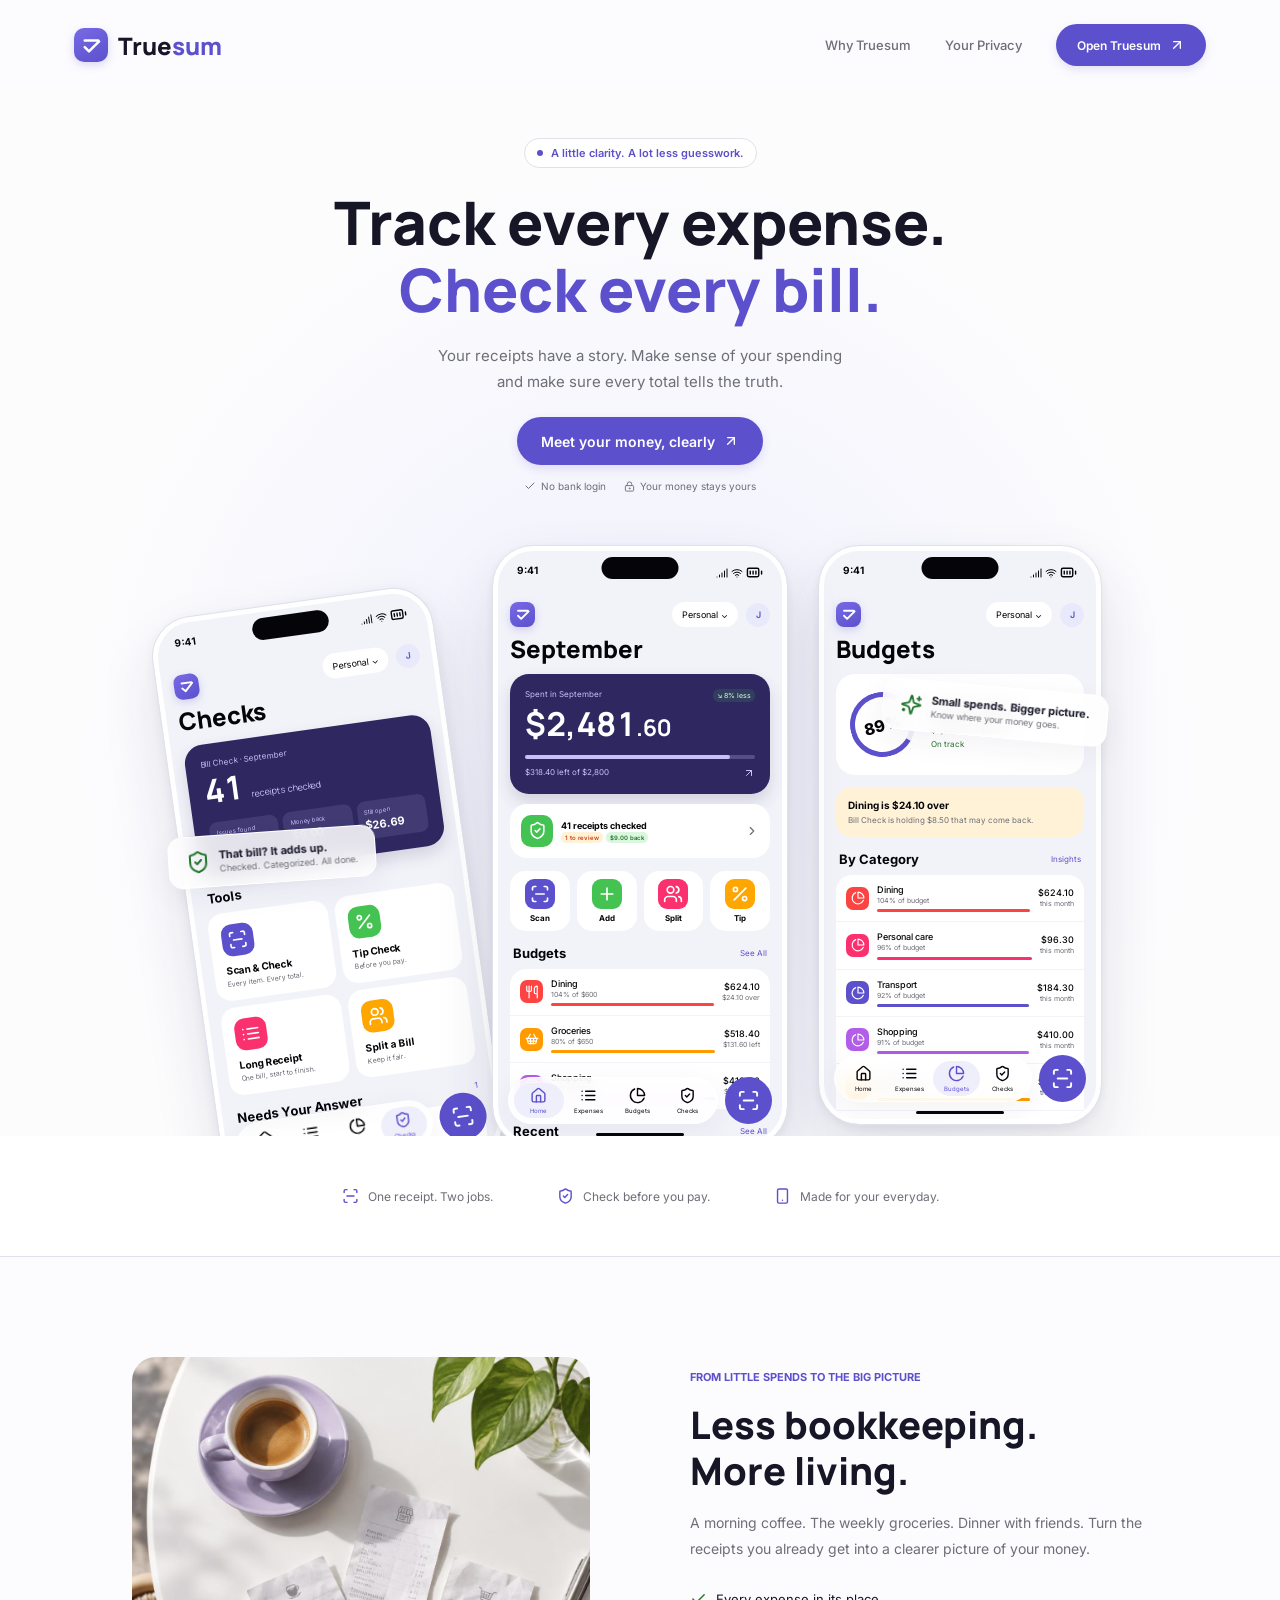
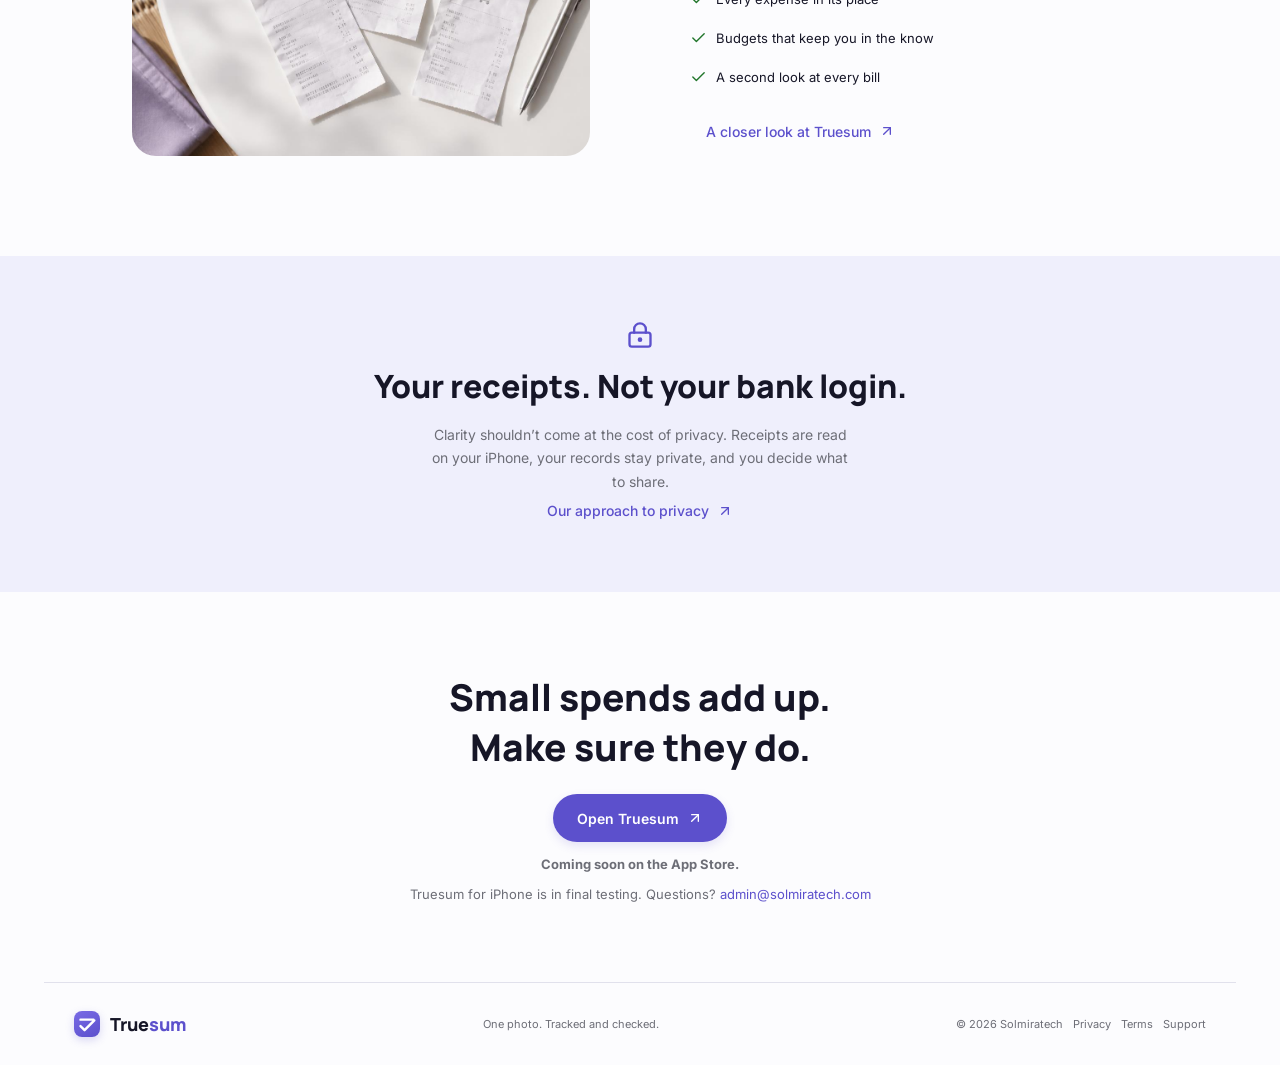
<file: index.html>
<!doctype html>
<html lang="en">
<head>
<meta charset="utf-8">
<meta name="viewport" content="width=device-width, initial-scale=1">
<title>Track every expense. Check every bill. — Truesum</title>
<meta name="description" content="A little clarity for every receipt. Truesum tracks your spending, keeps budgets in view, and checks that your bills add up.">
<meta property="og:title" content="Track every expense. Check every bill. — Truesum">
<meta property="og:description" content="A little clarity for every receipt. Truesum tracks your spending, keeps budgets in view, and checks that your bills add up.">
<link rel="icon" href="assets/favicon.svg" type="image/svg+xml">
<link rel="apple-touch-icon" href="assets/apple-touch-icon.png">
<link rel="preconnect" href="https://fonts.googleapis.com">
<link rel="preconnect" href="https://fonts.gstatic.com" crossorigin>
<link rel="stylesheet" href="https://fonts.googleapis.com/css2?family=Inter:wght@400;500;600;700&amp;family=Manrope:wght@400;500;600;700;800&amp;display=swap">
<link rel="stylesheet" href="assets/site.css">
</head>
<body>
<header class="site-nav"><a href="./" class="brand" aria-label="Truesum home"><span class="brand-mark"><svg viewBox="0 0 32 32" fill="none" aria-hidden="true"><path d="M8 10h16M8 18l5 5 12-12" stroke="currentColor" stroke-width="3" stroke-linecap="round" stroke-linejoin="round"/></svg></span><span>True<span class="text-primary">sum</span></span></a><nav class="site-nav-links"><a href="features.html">Why Truesum</a><a href="privacy.html">Your Privacy</a><a class="truesum-button btn" href="app-preview.html">Open Truesum <svg width="24" height="24" viewBox="0 0 24 24" fill="none" stroke="currentColor" stroke-width="2" stroke-linecap="round" stroke-linejoin="round" aria-hidden="true"><path d="M7 7h10v10"/><path d="M7 17 17 7"/></svg></a></nav></header>
<main>
<section class="landing-hero"><div class="hero-eyebrow"><i></i> A little clarity. A lot less guesswork.</div>
<h1>Track every expense.<br><span>Check every bill.</span></h1>
<p class="hero-subtitle">Your receipts have a story. Make sense of your spending<br class="hidden sm-block"> and make sure every total tells the truth.</p>
<a class="truesum-button btn" href="app-preview.html">Meet your money, clearly <svg width="24" height="24" viewBox="0 0 24 24" fill="none" stroke="currentColor" stroke-width="2" stroke-linecap="round" stroke-linejoin="round" aria-hidden="true"><path d="M7 7h10v10"/><path d="M7 17 17 7"/></svg></a>
<div class="hero-trust"><span><svg width="12" height="12" viewBox="0 0 24 24" fill="none" stroke="currentColor" stroke-width="2" stroke-linecap="round" stroke-linejoin="round" aria-hidden="true"><path d="M20 6 9 17l-5-5"/></svg> No bank login</span><span><svg width="11" height="11" viewBox="0 0 24 24" fill="none" stroke="currentColor" stroke-width="2" stroke-linecap="round" stroke-linejoin="round" aria-hidden="true"><circle cx="12" cy="16" r="1"/><rect x="3" y="10" width="18" height="12" rx="2"/><path d="M7 10V7a5 5 0 0 1 10 0v3"/></svg> Your money stays yours</span></div>
<div class="phone-stage"><div class="phone phone-checks" aria-hidden="true"><div class="phone-status"><span>9:41</span><span class="dynamic-island"></span><span><svg width="12" height="12" viewBox="0 0 24 24" fill="none" stroke="currentColor" stroke-width="2" stroke-linecap="round" stroke-linejoin="round" aria-hidden="true"><path d="M2 20h.01"/><path d="M7 20v-4"/><path d="M12 20v-8"/><path d="M17 20V8"/><path d="M22 4v16"/></svg><svg width="12" height="12" viewBox="0 0 24 24" fill="none" stroke="currentColor" stroke-width="2" stroke-linecap="round" stroke-linejoin="round" aria-hidden="true"><path d="M12 20h.01"/><path d="M2 8.82a15 15 0 0 1 20 0"/><path d="M5 12.859a10 10 0 0 1 14 0"/><path d="M8.5 16.429a5 5 0 0 1 7 0"/></svg><svg width="17" height="17" viewBox="0 0 24 24" fill="none" stroke="currentColor" stroke-width="2" stroke-linecap="round" stroke-linejoin="round" aria-hidden="true"><rect x="2" y="6" width="16" height="12" rx="2"/><path d="M22 14v-4"/><path d="M6 10v4"/><path d="M10 10v4"/><path d="M14 10v4"/></svg></span></div><div class="phone-content"><div class="phone-top"><span class="brand" aria-hidden="true"><span class="brand-mark"><svg viewBox="0 0 32 32" fill="none" aria-hidden="true"><path d="M8 10h16M8 18l5 5 12-12" stroke="currentColor" stroke-width="3" stroke-linecap="round" stroke-linejoin="round"/></svg></span></span><span>Personal <span>⌄</span></span><span class="mini-avatar">J</span></div><h3>Checks</h3><div class="mini-summary"><span>Bill Check · September</span><div class="mini-amount">41 <small>receipts checked</small></div><div class="mini-stats"><div><small>Issues found</small><b>5</b></div><div><small>Money back</small><b>$9.00</b></div><div><small>Still open</small><b>$26.69</b></div></div></div><div class="mini-section-title">Tools</div><div class="mini-tool-grid"><div><span class="category-icon action-0"><svg width="20" height="20" viewBox="0 0 24 24" fill="none" stroke="currentColor" stroke-width="2" stroke-linecap="round" stroke-linejoin="round" aria-hidden="true"><path d="M3 7V5a2 2 0 0 1 2-2h2"/><path d="M17 3h2a2 2 0 0 1 2 2v2"/><path d="M21 17v2a2 2 0 0 1-2 2h-2"/><path d="M7 21H5a2 2 0 0 1-2-2v-2"/><path d="M7 12h10"/></svg></span><b>Scan &amp; Check</b><small>Every item. Every total.</small></div><div><span class="category-icon action-1"><svg width="20" height="20" viewBox="0 0 24 24" fill="none" stroke="currentColor" stroke-width="2" stroke-linecap="round" stroke-linejoin="round" aria-hidden="true"><line x1="19" x2="5" y1="5" y2="19"/><circle cx="6.5" cy="6.5" r="2.5"/><circle cx="17.5" cy="17.5" r="2.5"/></svg></span><b>Tip Check</b><small>Before you pay.</small></div><div><span class="category-icon action-2"><svg width="20" height="20" viewBox="0 0 24 24" fill="none" stroke="currentColor" stroke-width="2" stroke-linecap="round" stroke-linejoin="round" aria-hidden="true"><path d="M3 12h.01"/><path d="M3 18h.01"/><path d="M3 6h.01"/><path d="M8 12h13"/><path d="M8 18h13"/><path d="M8 6h13"/></svg></span><b>Long Receipt</b><small>One bill, start to finish.</small></div><div><span class="category-icon action-3"><svg width="20" height="20" viewBox="0 0 24 24" fill="none" stroke="currentColor" stroke-width="2" stroke-linecap="round" stroke-linejoin="round" aria-hidden="true"><path d="M16 21v-2a4 4 0 0 0-4-4H6a4 4 0 0 0-4 4v2"/><circle cx="9" cy="7" r="4"/><path d="M22 21v-2a4 4 0 0 0-3-3.87"/><path d="M16 3.13a4 4 0 0 1 0 7.75"/></svg></span><b>Split a Bill</b><small>Keep it fair.</small></div></div><div class="mini-section-title">Needs Your Answer <span>1</span></div><div class="mini-question"><span class="category-icon dining"><svg width="18" height="18" viewBox="0 0 24 24" fill="none" stroke="currentColor" stroke-width="2" stroke-linecap="round" stroke-linejoin="round" aria-hidden="true"><path d="M3 2v7c0 1.1.9 2 2 2h4a2 2 0 0 0 2-2V2"/><path d="M7 2v20"/><path d="M21 15V2a5 5 0 0 0-5 5v6c0 1.1.9 2 2 2h3Zm0 0v7"/></svg></span><b>Luna Ramen</b><p>Gyoza appears twice.<br>Did you order two?</p><div><span>We Had Two</span><span>Flag $8.50</span></div></div><div class="mini-section-title">Flagged <span>Show to Staff</span></div><div class="mini-group"><div class="mini-expense"><span class="category-icon dining"><svg width="14" height="14" viewBox="0 0 24 24" fill="none" stroke="currentColor" stroke-width="2" stroke-linecap="round" stroke-linejoin="round" aria-hidden="true"><path d="M3 2v7c0 1.1.9 2 2 2h4a2 2 0 0 0 2-2V2"/><path d="M7 2v20"/><path d="M21 15V2a5 5 0 0 0-5 5v6c0 1.1.9 2 2 2h3Zm0 0v7"/></svg></span><div><b>Bella Notte</b><small>Tip included twice</small></div><b>$9.25</b></div></div></div><div class="mini-bottom"><div><span class=""><svg width="17" height="17" viewBox="0 0 24 24" fill="none" stroke="currentColor" stroke-width="2" stroke-linecap="round" stroke-linejoin="round" aria-hidden="true"><path d="M15 21v-8a1 1 0 0 0-1-1h-4a1 1 0 0 0-1 1v8"/><path d="M3 10a2 2 0 0 1 .709-1.528l7-5.999a2 2 0 0 1 2.582 0l7 5.999A2 2 0 0 1 21 10v9a2 2 0 0 1-2 2H5a2 2 0 0 1-2-2z"/></svg><small>Home</small></span><span class=""><svg width="17" height="17" viewBox="0 0 24 24" fill="none" stroke="currentColor" stroke-width="2" stroke-linecap="round" stroke-linejoin="round" aria-hidden="true"><path d="M3 12h.01"/><path d="M3 18h.01"/><path d="M3 6h.01"/><path d="M8 12h13"/><path d="M8 18h13"/><path d="M8 6h13"/></svg><small>Expenses</small></span><span class=""><svg width="17" height="17" viewBox="0 0 24 24" fill="none" stroke="currentColor" stroke-width="2" stroke-linecap="round" stroke-linejoin="round" aria-hidden="true"><path d="M21.21 15.89A10 10 0 1 1 8 2.83"/><path d="M22 12A10 10 0 0 0 12 2v10z"/></svg><small>Budgets</small></span><span class="selected"><svg width="17" height="17" viewBox="0 0 24 24" fill="none" stroke="currentColor" stroke-width="2" stroke-linecap="round" stroke-linejoin="round" aria-hidden="true"><path d="M20 13c0 5-3.5 7.5-7.66 8.95a1 1 0 0 1-.67-.01C7.5 20.5 4 18 4 13V6a1 1 0 0 1 1-1c2 0 4.5-1.2 6.24-2.72a1.17 1.17 0 0 1 1.52 0C14.51 3.81 17 5 19 5a1 1 0 0 1 1 1z"/><path d="m9 12 2 2 4-4"/></svg><small>Checks</small></span></div><span class="mini-scan"><svg width="23" height="23" viewBox="0 0 24 24" fill="none" stroke="currentColor" stroke-width="2" stroke-linecap="round" stroke-linejoin="round" aria-hidden="true"><path d="M3 7V5a2 2 0 0 1 2-2h2"/><path d="M17 3h2a2 2 0 0 1 2 2v2"/><path d="M21 17v2a2 2 0 0 1-2 2h-2"/><path d="M7 21H5a2 2 0 0 1-2-2v-2"/><path d="M7 12h10"/></svg></span></div><div class="home-indicator"></div></div><div class="phone phone-home" aria-hidden="true"><div class="phone-status"><span>9:41</span><span class="dynamic-island"></span><span><svg width="12" height="12" viewBox="0 0 24 24" fill="none" stroke="currentColor" stroke-width="2" stroke-linecap="round" stroke-linejoin="round" aria-hidden="true"><path d="M2 20h.01"/><path d="M7 20v-4"/><path d="M12 20v-8"/><path d="M17 20V8"/><path d="M22 4v16"/></svg><svg width="12" height="12" viewBox="0 0 24 24" fill="none" stroke="currentColor" stroke-width="2" stroke-linecap="round" stroke-linejoin="round" aria-hidden="true"><path d="M12 20h.01"/><path d="M2 8.82a15 15 0 0 1 20 0"/><path d="M5 12.859a10 10 0 0 1 14 0"/><path d="M8.5 16.429a5 5 0 0 1 7 0"/></svg><svg width="17" height="17" viewBox="0 0 24 24" fill="none" stroke="currentColor" stroke-width="2" stroke-linecap="round" stroke-linejoin="round" aria-hidden="true"><rect x="2" y="6" width="16" height="12" rx="2"/><path d="M22 14v-4"/><path d="M6 10v4"/><path d="M10 10v4"/><path d="M14 10v4"/></svg></span></div><div class="phone-content"><div class="phone-top"><span class="brand" aria-hidden="true"><span class="brand-mark"><svg viewBox="0 0 32 32" fill="none" aria-hidden="true"><path d="M8 10h16M8 18l5 5 12-12" stroke="currentColor" stroke-width="3" stroke-linecap="round" stroke-linejoin="round"/></svg></span></span><span>Personal <span>⌄</span></span><span class="mini-avatar">J</span></div><h3>September</h3><div class="mini-summary"><div class="flex justify-between"><span>Spent in September</span><span class="mini-trend">↘ 8% less</span></div><div class="mini-amount">$2,481<span>.60</span></div><div class="mini-progress"><i></i></div><div class="flex justify-between"><span>$318.40 left of $2,800</span><svg width="12" height="12" viewBox="0 0 24 24" fill="none" stroke="currentColor" stroke-width="2" stroke-linecap="round" stroke-linejoin="round" aria-hidden="true"><path d="M7 7h10v10"/><path d="M7 17 17 7"/></svg></div></div><div class="mini-checked"><span class="category-icon success"><svg width="19" height="19" viewBox="0 0 24 24" fill="none" stroke="currentColor" stroke-width="2" stroke-linecap="round" stroke-linejoin="round" aria-hidden="true"><path d="M20 13c0 5-3.5 7.5-7.66 8.95a1 1 0 0 1-.67-.01C7.5 20.5 4 18 4 13V6a1 1 0 0 1 1-1c2 0 4.5-1.2 6.24-2.72a1.17 1.17 0 0 1 1.52 0C14.51 3.81 17 5 19 5a1 1 0 0 1 1 1z"/><path d="m9 12 2 2 4-4"/></svg></span><div><b>41 receipts checked</b><div><span class="mini-badge warning">1 to review</span> <span class="mini-badge success">$9.00 back</span></div></div><svg width="14" height="14" viewBox="0 0 24 24" fill="none" stroke="currentColor" stroke-width="2" stroke-linecap="round" stroke-linejoin="round" aria-hidden="true"><path d="m9 18 6-6-6-6"/></svg></div><div class="mini-actions"><div><span class="category-icon action-0"><svg width="20" height="20" viewBox="0 0 24 24" fill="none" stroke="currentColor" stroke-width="2" stroke-linecap="round" stroke-linejoin="round" aria-hidden="true"><path d="M3 7V5a2 2 0 0 1 2-2h2"/><path d="M17 3h2a2 2 0 0 1 2 2v2"/><path d="M21 17v2a2 2 0 0 1-2 2h-2"/><path d="M7 21H5a2 2 0 0 1-2-2v-2"/><path d="M7 12h10"/></svg></span><b>Scan</b></div><div><span class="category-icon action-1"><svg width="20" height="20" viewBox="0 0 24 24" fill="none" stroke="currentColor" stroke-width="2" stroke-linecap="round" stroke-linejoin="round" aria-hidden="true"><path d="M5 12h14"/><path d="M12 5v14"/></svg></span><b>Add</b></div><div><span class="category-icon action-2"><svg width="20" height="20" viewBox="0 0 24 24" fill="none" stroke="currentColor" stroke-width="2" stroke-linecap="round" stroke-linejoin="round" aria-hidden="true"><path d="M16 21v-2a4 4 0 0 0-4-4H6a4 4 0 0 0-4 4v2"/><circle cx="9" cy="7" r="4"/><path d="M22 21v-2a4 4 0 0 0-3-3.87"/><path d="M16 3.13a4 4 0 0 1 0 7.75"/></svg></span><b>Split</b></div><div><span class="category-icon action-3"><svg width="20" height="20" viewBox="0 0 24 24" fill="none" stroke="currentColor" stroke-width="2" stroke-linecap="round" stroke-linejoin="round" aria-hidden="true"><line x1="19" x2="5" y1="5" y2="19"/><circle cx="6.5" cy="6.5" r="2.5"/><circle cx="17.5" cy="17.5" r="2.5"/></svg></span><b>Tip</b></div></div><div class="mini-section-title">Budgets <span>See All</span></div><div class="mini-group"><div class="mini-budget"><span class="category-icon dining"><svg width="14" height="14" viewBox="0 0 24 24" fill="none" stroke="currentColor" stroke-width="2" stroke-linecap="round" stroke-linejoin="round" aria-hidden="true"><path d="M3 2v7c0 1.1.9 2 2 2h4a2 2 0 0 0 2-2V2"/><path d="M7 2v20"/><path d="M21 15V2a5 5 0 0 0-5 5v6c0 1.1.9 2 2 2h3Zm0 0v7"/></svg></span><div><b>Dining</b><small>104% of $600</small><div class="category-line dining"></div></div><div><b>$624.10</b><small class="text-destructive">$24.10 over</small></div></div><div class="mini-budget"><span class="category-icon groceries"><svg width="14" height="14" viewBox="0 0 24 24" fill="none" stroke="currentColor" stroke-width="2" stroke-linecap="round" stroke-linejoin="round" aria-hidden="true"><path d="m15 11-1 9"/><path d="m19 11-4-7"/><path d="M2 11h20"/><path d="m3.5 11 1.6 7.4a2 2 0 0 0 2 1.6h9.8a2 2 0 0 0 2-1.6l1.7-7.4"/><path d="M4.5 15.5h15"/><path d="m5 11 4-7"/><path d="m9 11 1 9"/></svg></span><div><b>Groceries</b><small>80% of $650</small><div class="category-line groceries"></div></div><div><b>$518.40</b><small class="">$131.60 left</small></div></div><div class="mini-budget"><span class="category-icon shopping"><svg width="14" height="14" viewBox="0 0 24 24" fill="none" stroke="currentColor" stroke-width="2" stroke-linecap="round" stroke-linejoin="round" aria-hidden="true"><path d="M6 2 3 6v14a2 2 0 0 0 2 2h14a2 2 0 0 0 2-2V6l-3-4Z"/><path d="M3 6h18"/><path d="M16 10a4 4 0 0 1-8 0"/></svg></span><div><b>Shopping</b><small>91% of $450</small><div class="category-line shopping"></div></div><div><b>$410.00</b><small class="">$40.00 left</small></div></div></div><div class="mini-section-title">Recent <span>See All</span></div><div class="mini-group"><div class="mini-expense"><span class="category-icon dining"><svg width="14" height="14" viewBox="0 0 24 24" fill="none" stroke="currentColor" stroke-width="2" stroke-linecap="round" stroke-linejoin="round" aria-hidden="true"><path d="M3 2v7c0 1.1.9 2 2 2h4a2 2 0 0 0 2-2V2"/><path d="M7 2v20"/><path d="M21 15V2a5 5 0 0 0-5 5v6c0 1.1.9 2 2 2h3Zm0 0v7"/></svg></span><div><b>Luna Ramen</b><small>Yesterday · Dining</small></div><div><b>−$66.41</b><small class="text-warning">Review</small></div></div><div class="mini-expense"><span class="category-icon coffee"><svg width="14" height="14" viewBox="0 0 24 24" fill="none" stroke="currentColor" stroke-width="2" stroke-linecap="round" stroke-linejoin="round" aria-hidden="true"><path d="M10 2v2"/><path d="M14 2v2"/><path d="M16 8a1 1 0 0 1 1 1v8a4 4 0 0 1-4 4H7a4 4 0 0 1-4-4V9a1 1 0 0 1 1-1h14a4 4 0 1 1 0 8h-1"/><path d="M6 2v2"/></svg></span><div><b>Starbucks</b><small>Today · Coffee</small></div><div><b>−$12.40</b><small class="text-success">Checked</small></div></div></div></div><div class="mini-bottom"><div><span class="selected"><svg width="17" height="17" viewBox="0 0 24 24" fill="none" stroke="currentColor" stroke-width="2" stroke-linecap="round" stroke-linejoin="round" aria-hidden="true"><path d="M15 21v-8a1 1 0 0 0-1-1h-4a1 1 0 0 0-1 1v8"/><path d="M3 10a2 2 0 0 1 .709-1.528l7-5.999a2 2 0 0 1 2.582 0l7 5.999A2 2 0 0 1 21 10v9a2 2 0 0 1-2 2H5a2 2 0 0 1-2-2z"/></svg><small>Home</small></span><span class=""><svg width="17" height="17" viewBox="0 0 24 24" fill="none" stroke="currentColor" stroke-width="2" stroke-linecap="round" stroke-linejoin="round" aria-hidden="true"><path d="M3 12h.01"/><path d="M3 18h.01"/><path d="M3 6h.01"/><path d="M8 12h13"/><path d="M8 18h13"/><path d="M8 6h13"/></svg><small>Expenses</small></span><span class=""><svg width="17" height="17" viewBox="0 0 24 24" fill="none" stroke="currentColor" stroke-width="2" stroke-linecap="round" stroke-linejoin="round" aria-hidden="true"><path d="M21.21 15.89A10 10 0 1 1 8 2.83"/><path d="M22 12A10 10 0 0 0 12 2v10z"/></svg><small>Budgets</small></span><span class=""><svg width="17" height="17" viewBox="0 0 24 24" fill="none" stroke="currentColor" stroke-width="2" stroke-linecap="round" stroke-linejoin="round" aria-hidden="true"><path d="M20 13c0 5-3.5 7.5-7.66 8.95a1 1 0 0 1-.67-.01C7.5 20.5 4 18 4 13V6a1 1 0 0 1 1-1c2 0 4.5-1.2 6.24-2.72a1.17 1.17 0 0 1 1.52 0C14.51 3.81 17 5 19 5a1 1 0 0 1 1 1z"/><path d="m9 12 2 2 4-4"/></svg><small>Checks</small></span></div><span class="mini-scan"><svg width="23" height="23" viewBox="0 0 24 24" fill="none" stroke="currentColor" stroke-width="2" stroke-linecap="round" stroke-linejoin="round" aria-hidden="true"><path d="M3 7V5a2 2 0 0 1 2-2h2"/><path d="M17 3h2a2 2 0 0 1 2 2v2"/><path d="M21 17v2a2 2 0 0 1-2 2h-2"/><path d="M7 21H5a2 2 0 0 1-2-2v-2"/><path d="M7 12h10"/></svg></span></div><div class="home-indicator"></div></div><div class="phone phone-budgets" aria-hidden="true"><div class="phone-status"><span>9:41</span><span class="dynamic-island"></span><span><svg width="12" height="12" viewBox="0 0 24 24" fill="none" stroke="currentColor" stroke-width="2" stroke-linecap="round" stroke-linejoin="round" aria-hidden="true"><path d="M2 20h.01"/><path d="M7 20v-4"/><path d="M12 20v-8"/><path d="M17 20V8"/><path d="M22 4v16"/></svg><svg width="12" height="12" viewBox="0 0 24 24" fill="none" stroke="currentColor" stroke-width="2" stroke-linecap="round" stroke-linejoin="round" aria-hidden="true"><path d="M12 20h.01"/><path d="M2 8.82a15 15 0 0 1 20 0"/><path d="M5 12.859a10 10 0 0 1 14 0"/><path d="M8.5 16.429a5 5 0 0 1 7 0"/></svg><svg width="17" height="17" viewBox="0 0 24 24" fill="none" stroke="currentColor" stroke-width="2" stroke-linecap="round" stroke-linejoin="round" aria-hidden="true"><rect x="2" y="6" width="16" height="12" rx="2"/><path d="M22 14v-4"/><path d="M6 10v4"/><path d="M10 10v4"/><path d="M14 10v4"/></svg></span></div><div class="phone-content"><div class="phone-top"><span class="brand" aria-hidden="true"><span class="brand-mark"><svg viewBox="0 0 32 32" fill="none" aria-hidden="true"><path d="M8 10h16M8 18l5 5 12-12" stroke="currentColor" stroke-width="3" stroke-linecap="round" stroke-linejoin="round"/></svg></span></span><span>Personal <span>⌄</span></span><span class="mini-avatar">J</span></div><h3>Budgets</h3><div class="mini-budget-hero"><div class="preview-ring">89%</div><div><b>$318.40 left</b><small>$2,481.60 of $2,800</small><span class="text-success">On track</span></div></div><div class="mini-warning"><b>Dining is $24.10 over</b><small>Bill Check is holding $8.50 that may come back.</small></div><div class="mini-section-title">By Category <span>Insights</span></div><div class="mini-group"><div class="mini-budget"><span class="category-icon dining"><svg width="14" height="14" viewBox="0 0 24 24" fill="none" stroke="currentColor" stroke-width="2" stroke-linecap="round" stroke-linejoin="round" aria-hidden="true"><path d="M21.21 15.89A10 10 0 1 1 8 2.83"/><path d="M22 12A10 10 0 0 0 12 2v10z"/></svg></span><div><b>Dining</b><small>104% of budget</small><div class="category-line dining"></div></div><div><b>$624.10</b><small class="">this month</small></div></div><div class="mini-budget"><span class="category-icon care"><svg width="14" height="14" viewBox="0 0 24 24" fill="none" stroke="currentColor" stroke-width="2" stroke-linecap="round" stroke-linejoin="round" aria-hidden="true"><path d="M21.21 15.89A10 10 0 1 1 8 2.83"/><path d="M22 12A10 10 0 0 0 12 2v10z"/></svg></span><div><b>Personal care</b><small>96% of budget</small><div class="category-line care"></div></div><div><b>$96.30</b><small class="">this month</small></div></div><div class="mini-budget"><span class="category-icon transport"><svg width="14" height="14" viewBox="0 0 24 24" fill="none" stroke="currentColor" stroke-width="2" stroke-linecap="round" stroke-linejoin="round" aria-hidden="true"><path d="M21.21 15.89A10 10 0 1 1 8 2.83"/><path d="M22 12A10 10 0 0 0 12 2v10z"/></svg></span><div><b>Transport</b><small>92% of budget</small><div class="category-line transport"></div></div><div><b>$184.30</b><small class="">this month</small></div></div><div class="mini-budget"><span class="category-icon shopping"><svg width="14" height="14" viewBox="0 0 24 24" fill="none" stroke="currentColor" stroke-width="2" stroke-linecap="round" stroke-linejoin="round" aria-hidden="true"><path d="M21.21 15.89A10 10 0 1 1 8 2.83"/><path d="M22 12A10 10 0 0 0 12 2v10z"/></svg></span><div><b>Shopping</b><small>91% of budget</small><div class="category-line shopping"></div></div><div><b>$410.00</b><small class="">this month</small></div></div><div class="mini-budget"><span class="category-icon groceries"><svg width="14" height="14" viewBox="0 0 24 24" fill="none" stroke="currentColor" stroke-width="2" stroke-linecap="round" stroke-linejoin="round" aria-hidden="true"><path d="M21.21 15.89A10 10 0 1 1 8 2.83"/><path d="M22 12A10 10 0 0 0 12 2v10z"/></svg></span><div><b>Groceries</b><small>80% of budget</small><div class="category-line groceries"></div></div><div><b>$518.40</b><small class="">this month</small></div></div><div class="mini-budget"><span class="category-icon household"><svg width="14" height="14" viewBox="0 0 24 24" fill="none" stroke="currentColor" stroke-width="2" stroke-linecap="round" stroke-linejoin="round" aria-hidden="true"><path d="M21.21 15.89A10 10 0 1 1 8 2.83"/><path d="M22 12A10 10 0 0 0 12 2v10z"/></svg></span><div><b>Household</b><small>65% of budget</small><div class="category-line household"></div></div><div><b>$214.50</b><small class="">this month</small></div></div><div class="mini-budget"><span class="category-icon travel"><svg width="14" height="14" viewBox="0 0 24 24" fill="none" stroke="currentColor" stroke-width="2" stroke-linecap="round" stroke-linejoin="round" aria-hidden="true"><path d="M21.21 15.89A10 10 0 1 1 8 2.83"/><path d="M22 12A10 10 0 0 0 12 2v10z"/></svg></span><div><b>Travel</b><small>83% of budget</small><div class="category-line travel"></div></div><div><b>$331.20</b><small class="">this month</small></div></div></div></div><div class="mini-bottom"><div><span class=""><svg width="17" height="17" viewBox="0 0 24 24" fill="none" stroke="currentColor" stroke-width="2" stroke-linecap="round" stroke-linejoin="round" aria-hidden="true"><path d="M15 21v-8a1 1 0 0 0-1-1h-4a1 1 0 0 0-1 1v8"/><path d="M3 10a2 2 0 0 1 .709-1.528l7-5.999a2 2 0 0 1 2.582 0l7 5.999A2 2 0 0 1 21 10v9a2 2 0 0 1-2 2H5a2 2 0 0 1-2-2z"/></svg><small>Home</small></span><span class=""><svg width="17" height="17" viewBox="0 0 24 24" fill="none" stroke="currentColor" stroke-width="2" stroke-linecap="round" stroke-linejoin="round" aria-hidden="true"><path d="M3 12h.01"/><path d="M3 18h.01"/><path d="M3 6h.01"/><path d="M8 12h13"/><path d="M8 18h13"/><path d="M8 6h13"/></svg><small>Expenses</small></span><span class="selected"><svg width="17" height="17" viewBox="0 0 24 24" fill="none" stroke="currentColor" stroke-width="2" stroke-linecap="round" stroke-linejoin="round" aria-hidden="true"><path d="M21.21 15.89A10 10 0 1 1 8 2.83"/><path d="M22 12A10 10 0 0 0 12 2v10z"/></svg><small>Budgets</small></span><span class=""><svg width="17" height="17" viewBox="0 0 24 24" fill="none" stroke="currentColor" stroke-width="2" stroke-linecap="round" stroke-linejoin="round" aria-hidden="true"><path d="M20 13c0 5-3.5 7.5-7.66 8.95a1 1 0 0 1-.67-.01C7.5 20.5 4 18 4 13V6a1 1 0 0 1 1-1c2 0 4.5-1.2 6.24-2.72a1.17 1.17 0 0 1 1.52 0C14.51 3.81 17 5 19 5a1 1 0 0 1 1 1z"/><path d="m9 12 2 2 4-4"/></svg><small>Checks</small></span></div><span class="mini-scan"><svg width="23" height="23" viewBox="0 0 24 24" fill="none" stroke="currentColor" stroke-width="2" stroke-linecap="round" stroke-linejoin="round" aria-hidden="true"><path d="M3 7V5a2 2 0 0 1 2-2h2"/><path d="M17 3h2a2 2 0 0 1 2 2v2"/><path d="M21 17v2a2 2 0 0 1-2 2h-2"/><path d="M7 21H5a2 2 0 0 1-2-2v-2"/><path d="M7 12h10"/></svg></span></div><div class="home-indicator"></div></div>
<div class="stage-label stage-label-left"><svg width="24" height="24" viewBox="0 0 24 24" fill="none" stroke="currentColor" stroke-width="2" stroke-linecap="round" stroke-linejoin="round" aria-hidden="true"><path d="M20 13c0 5-3.5 7.5-7.66 8.95a1 1 0 0 1-.67-.01C7.5 20.5 4 18 4 13V6a1 1 0 0 1 1-1c2 0 4.5-1.2 6.24-2.72a1.17 1.17 0 0 1 1.52 0C14.51 3.81 17 5 19 5a1 1 0 0 1 1 1z"/><path d="m9 12 2 2 4-4"/></svg><div><b>That bill? It adds up.</b><small>Checked. Categorized. All done.</small></div></div>
<div class="stage-label stage-label-right"><svg width="22" height="22" viewBox="0 0 24 24" fill="none" stroke="currentColor" stroke-width="2" stroke-linecap="round" stroke-linejoin="round" aria-hidden="true"><path d="M9.937 15.5A2 2 0 0 0 8.5 14.063l-6.135-1.582a.5.5 0 0 1 0-.962L8.5 9.936A2 2 0 0 0 9.937 8.5l1.582-6.135a.5.5 0 0 1 .963 0L14.063 8.5A2 2 0 0 0 15.5 9.937l6.135 1.581a.5.5 0 0 1 0 .964L15.5 14.063a2 2 0 0 0-1.437 1.437l-1.582 6.135a.5.5 0 0 1-.963 0z"/><path d="M20 3v4"/><path d="M22 5h-4"/><path d="M4 17v2"/><path d="M5 18H3"/></svg><div><b>Small spends. Bigger picture.</b><small>Know where your money goes.</small></div></div></div></section>
<div class="landing-proof"><span><svg width="24" height="24" viewBox="0 0 24 24" fill="none" stroke="currentColor" stroke-width="2" stroke-linecap="round" stroke-linejoin="round" aria-hidden="true"><path d="M3 7V5a2 2 0 0 1 2-2h2"/><path d="M17 3h2a2 2 0 0 1 2 2v2"/><path d="M21 17v2a2 2 0 0 1-2 2h-2"/><path d="M7 21H5a2 2 0 0 1-2-2v-2"/><path d="M7 12h10"/></svg> One receipt. Two jobs.</span><span><svg width="24" height="24" viewBox="0 0 24 24" fill="none" stroke="currentColor" stroke-width="2" stroke-linecap="round" stroke-linejoin="round" aria-hidden="true"><path d="M20 13c0 5-3.5 7.5-7.66 8.95a1 1 0 0 1-.67-.01C7.5 20.5 4 18 4 13V6a1 1 0 0 1 1-1c2 0 4.5-1.2 6.24-2.72a1.17 1.17 0 0 1 1.52 0C14.51 3.81 17 5 19 5a1 1 0 0 1 1 1z"/><path d="m9 12 2 2 4-4"/></svg> Check before you pay.</span><span><svg width="24" height="24" viewBox="0 0 24 24" fill="none" stroke="currentColor" stroke-width="2" stroke-linecap="round" stroke-linejoin="round" aria-hidden="true"><rect x="5" y="2" width="14" height="20" rx="2"/><path d="M12 18h.01"/></svg> Made for your everyday.</span></div>
<section class="feature-section"><img class="feature-image" src="assets/receipt-life.jpg" width="1280" height="960" loading="lazy" alt="Coffee and everyday receipts on a sunlit cafe table">
<div><span class="section-kicker">From little spends to the big picture</span><h2>Less bookkeeping.<br>More living.</h2>
<p>A morning coffee. The weekly groceries. Dinner with friends. Turn the receipts you already get into a clearer picture of your money.</p>
<div class="feature-points"><span><svg width="24" height="24" viewBox="0 0 24 24" fill="none" stroke="currentColor" stroke-width="2" stroke-linecap="round" stroke-linejoin="round" aria-hidden="true"><path d="M20 6 9 17l-5-5"/></svg> Every expense in its place</span><span><svg width="24" height="24" viewBox="0 0 24 24" fill="none" stroke="currentColor" stroke-width="2" stroke-linecap="round" stroke-linejoin="round" aria-hidden="true"><path d="M20 6 9 17l-5-5"/></svg> Budgets that keep you in the know</span><span><svg width="24" height="24" viewBox="0 0 24 24" fill="none" stroke="currentColor" stroke-width="2" stroke-linecap="round" stroke-linejoin="round" aria-hidden="true"><path d="M20 6 9 17l-5-5"/></svg> A second look at every bill</span></div>
<a class="btn btn-link" href="features.html">A closer look at Truesum <svg width="24" height="24" viewBox="0 0 24 24" fill="none" stroke="currentColor" stroke-width="2" stroke-linecap="round" stroke-linejoin="round" aria-hidden="true"><path d="M7 7h10v10"/><path d="M7 17 17 7"/></svg></a></div></section>
<section class="privacy-band"><svg width="24" height="24" viewBox="0 0 24 24" fill="none" stroke="currentColor" stroke-width="2" stroke-linecap="round" stroke-linejoin="round" aria-hidden="true"><circle cx="12" cy="16" r="1"/><rect x="3" y="10" width="18" height="12" rx="2"/><path d="M7 10V7a5 5 0 0 1 10 0v3"/></svg><h2>Your receipts. Not your bank login.</h2>
<p>Clarity shouldn’t come at the cost of privacy. Receipts are read on your iPhone, your records stay private, and you decide what to share.</p>
<a class="btn btn-link" href="privacy.html">Our approach to privacy <svg width="24" height="24" viewBox="0 0 24 24" fill="none" stroke="currentColor" stroke-width="2" stroke-linecap="round" stroke-linejoin="round" aria-hidden="true"><path d="M7 7h10v10"/><path d="M7 17 17 7"/></svg></a></section>
<section class="final-cta" id="get"><h2>Small spends add up.<br>Make sure they do.</h2>
<a class="truesum-button btn" href="app-preview.html">Open Truesum <svg width="24" height="24" viewBox="0 0 24 24" fill="none" stroke="currentColor" stroke-width="2" stroke-linecap="round" stroke-linejoin="round" aria-hidden="true"><path d="M7 7h10v10"/><path d="M7 17 17 7"/></svg></a>
<p class="store-note"><b>Coming soon on the App Store.</b></p>
<p class="store-note">Truesum for iPhone is in final testing. Questions? <a class="text-primary" href="mailto:admin@solmiratech.com">admin@solmiratech.com</a></p></section>
</main>
<footer class="site-footer"><a href="./" class="brand" aria-label="Truesum home"><span class="brand-mark"><svg viewBox="0 0 32 32" fill="none" aria-hidden="true"><path d="M8 10h16M8 18l5 5 12-12" stroke="currentColor" stroke-width="3" stroke-linecap="round" stroke-linejoin="round"/></svg></span><span>True<span class="text-primary">sum</span></span></a><span>One photo. Tracked and checked.</span><span>© 2026 Solmiratech<span class="footer-links"><a href="privacy.html">Privacy</a><a href="terms.html">Terms</a><a href="support.html">Support</a></span></span></footer>
</body>
</html>
</file>
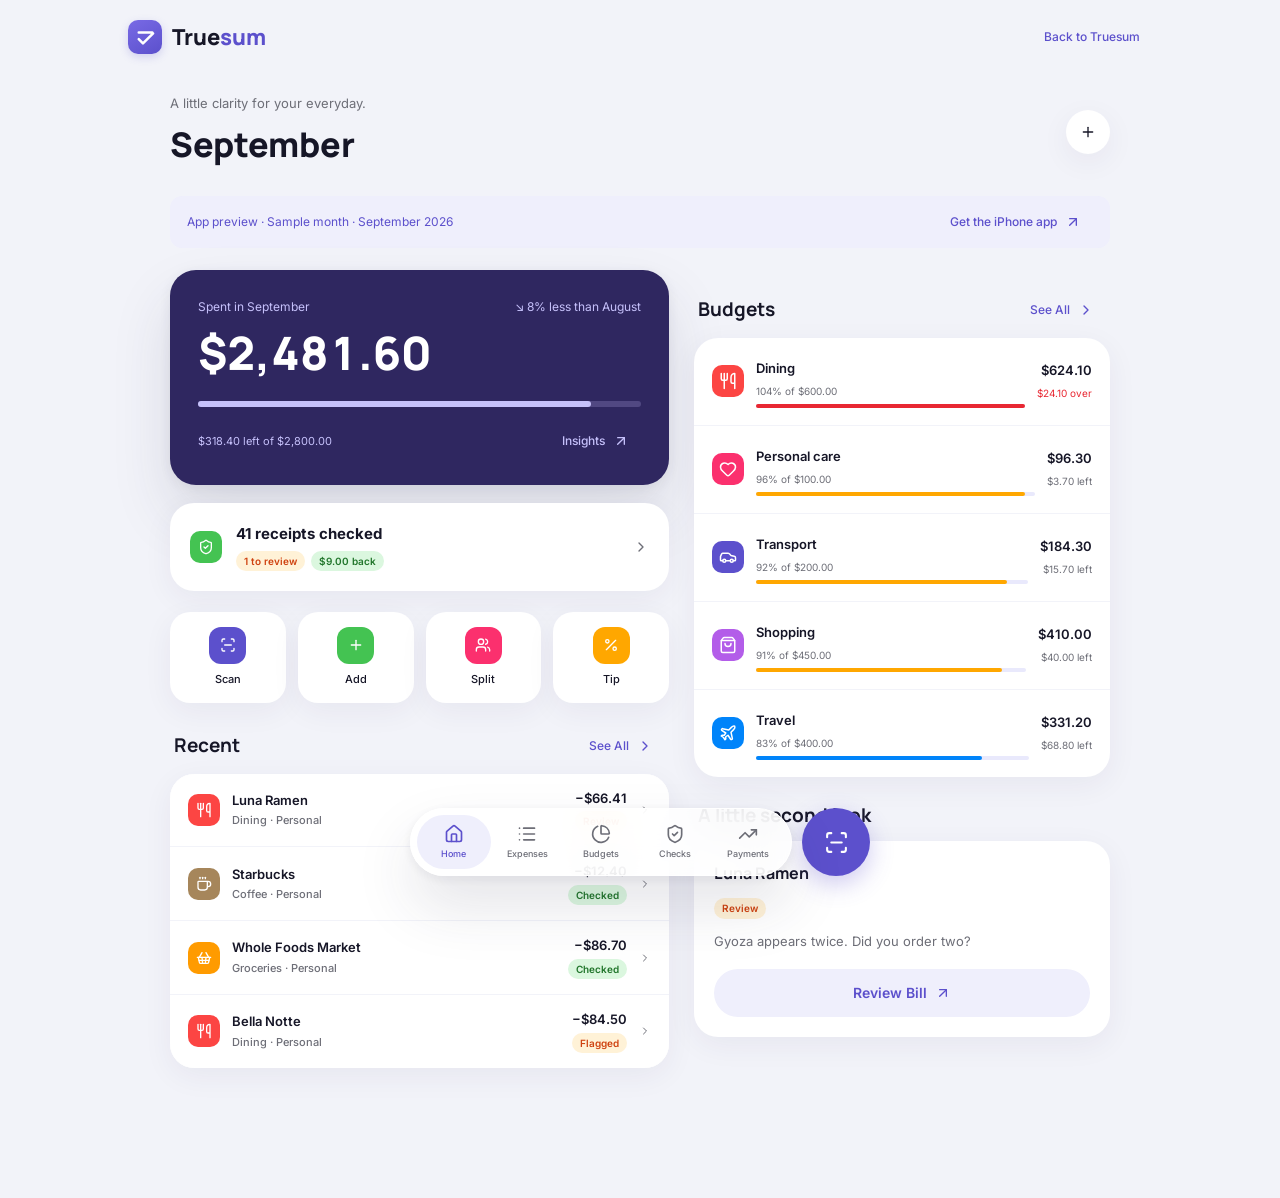
<file: app-preview.html>
<!doctype html>
<html lang="en">
<head>
<meta charset="utf-8">
<meta name="viewport" content="width=device-width, initial-scale=1, viewport-fit=cover">
<title>App preview — Truesum</title>
<meta name="description" content="A look inside Truesum for iPhone with a sample month: spending, budgets and bill checks.">
<link rel="icon" href="assets/favicon.svg" type="image/svg+xml">
<link rel="apple-touch-icon" href="assets/apple-touch-icon.png">
<link rel="preconnect" href="https://fonts.googleapis.com">
<link rel="preconnect" href="https://fonts.gstatic.com" crossorigin>
<link rel="stylesheet" href="https://fonts.googleapis.com/css2?family=Inter:wght@400;500;600;700&amp;family=Manrope:wght@400;500;600;700;800&amp;display=swap">
<link rel="stylesheet" href="assets/app.css">
<style>button[aria-disabled="true"]{cursor:default}</style>
</head>
<body>
<div class="app-background"><header class="app-desktop-bar"><a class="brand" aria-label="Truesum home" href="./"><span class="brand-mark"><svg viewBox="0 0 32 32" fill="none" aria-hidden="true"><path d="M8 10h16M8 18l5 5 12-12" stroke="currentColor" stroke-width="3" stroke-linecap="round" stroke-linejoin="round"></path></svg></span><span>True<span class="text-primary">sum</span></span></a><div class="flex items-center gap-2"><a class="text-primary text-xs font-medium px-3" href="./">Back to Truesum</a></div></header><main class="app-shell"><div class="app-top"><div><p>A little clarity for your everyday.</p><h1>September</h1></div><div class="app-top-actions"><button tabindex="-1" aria-disabled="true" class="inline-flex items-center justify-center gap-2 whitespace-nowrap rounded-md text-sm font-medium cursor-pointer transition-colors focus-visible:outline-none focus-visible:ring-1 focus-visible:ring-ring disabled:pointer-events-none disabled:opacity-50 disabled:cursor-not-allowed [&amp;_svg]:pointer-events-none [&amp;_svg]:size-4 [&amp;_svg]:shrink-0 truesum-icon-button h-9 px-4 py-2" aria-label="Add Expense"><svg xmlns="http://www.w3.org/2000/svg" width="24" height="24" viewBox="0 0 24 24" fill="none" stroke="currentColor" stroke-width="2" stroke-linecap="round" stroke-linejoin="round" class="lucide lucide-plus" aria-hidden="true"><path d="M5 12h14"></path><path d="M12 5v14"></path></svg></button></div></div><div class="demo-banner"><span>App preview · Sample month · September 2026</span><a class="inline-flex items-center justify-center gap-2 whitespace-nowrap font-medium cursor-pointer transition-colors focus-visible:outline-none focus-visible:ring-1 focus-visible:ring-ring disabled:pointer-events-none disabled:opacity-50 disabled:cursor-not-allowed [&amp;_svg]:pointer-events-none [&amp;_svg]:size-4 [&amp;_svg]:shrink-0 text-primary underline-offset-4 hover:underline h-8 rounded-md px-3 text-xs" href="./#get">Get the iPhone app <svg xmlns="http://www.w3.org/2000/svg" width="24" height="24" viewBox="0 0 24 24" fill="none" stroke="currentColor" stroke-width="2" stroke-linecap="round" stroke-linejoin="round" class="lucide lucide-arrow-up-right" aria-hidden="true"><path d="M7 7h10v10"></path><path d="M7 17 17 7"></path></svg></a></div><div class="app-two-columns"><div><div class="spending-panel"><div class="spending-label"><span>Spent in September</span><span>↘ 8% less than August</span></div><div class="spending-amount">$2,481.60</div><progress value="2481.6000000000004" max="2800"></progress><div class="spending-bottom"><span>$318.40 left of $2,800.00</span><button tabindex="-1" aria-disabled="true" class="inline-flex items-center justify-center gap-2 whitespace-nowrap font-medium cursor-pointer transition-colors focus-visible:outline-none focus-visible:ring-1 focus-visible:ring-ring disabled:pointer-events-none disabled:opacity-50 disabled:cursor-not-allowed [&amp;_svg]:pointer-events-none [&amp;_svg]:size-4 [&amp;_svg]:shrink-0 text-primary underline-offset-4 hover:underline h-8 rounded-md px-3 text-xs !text-hero-text">Insights <svg xmlns="http://www.w3.org/2000/svg" width="24" height="24" viewBox="0 0 24 24" fill="none" stroke="currentColor" stroke-width="2" stroke-linecap="round" stroke-linejoin="round" class="lucide lucide-arrow-up-right" aria-hidden="true"><path d="M7 7h10v10"></path><path d="M7 17 17 7"></path></svg></button></div></div><button tabindex="-1" aria-disabled="true" class="inline-flex items-center justify-center gap-2 whitespace-nowrap rounded-md text-sm font-medium cursor-pointer transition-colors focus-visible:outline-none focus-visible:ring-1 focus-visible:ring-ring disabled:pointer-events-none disabled:opacity-50 disabled:cursor-not-allowed [&amp;_svg]:pointer-events-none [&amp;_svg]:size-4 [&amp;_svg]:shrink-0 truesum-tool-button h-9 px-4 py-2 app-panel app-check-summary w-full text-left"><span class="category-icon success"><svg xmlns="http://www.w3.org/2000/svg" width="24" height="24" viewBox="0 0 24 24" fill="none" stroke="currentColor" stroke-width="2" stroke-linecap="round" stroke-linejoin="round" class="lucide lucide-shield-check" aria-hidden="true"><path d="M20 13c0 5-3.5 7.5-7.66 8.95a1 1 0 0 1-.67-.01C7.5 20.5 4 18 4 13V6a1 1 0 0 1 1-1c2 0 4.5-1.2 6.24-2.72a1.17 1.17 0 0 1 1.52 0C14.51 3.81 17 5 19 5a1 1 0 0 1 1 1z"></path><path d="m9 12 2 2 4-4"></path></svg></span><div><b>41 receipts checked</b><p><span class="status-badge status-review">1 to review</span><span class="status-badge status-fixed">$9.00 back</span></p></div><svg xmlns="http://www.w3.org/2000/svg" width="24" height="24" viewBox="0 0 24 24" fill="none" stroke="currentColor" stroke-width="2" stroke-linecap="round" stroke-linejoin="round" class="lucide lucide-chevron-right" aria-hidden="true"><path d="m9 18 6-6-6-6"></path></svg></button><div class="quick-actions"><button tabindex="-1" aria-disabled="true" class="inline-flex items-center justify-center gap-2 whitespace-nowrap rounded-md text-sm font-medium cursor-pointer transition-colors focus-visible:outline-none focus-visible:ring-1 focus-visible:ring-ring disabled:pointer-events-none disabled:opacity-50 disabled:cursor-not-allowed [&amp;_svg]:pointer-events-none [&amp;_svg]:size-4 [&amp;_svg]:shrink-0 truesum-tool-button h-9 px-4 py-2"><span class="category-icon action-0"><svg xmlns="http://www.w3.org/2000/svg" width="24" height="24" viewBox="0 0 24 24" fill="none" stroke="currentColor" stroke-width="2" stroke-linecap="round" stroke-linejoin="round" class="lucide lucide-scan-line" aria-hidden="true"><path d="M3 7V5a2 2 0 0 1 2-2h2"></path><path d="M17 3h2a2 2 0 0 1 2 2v2"></path><path d="M21 17v2a2 2 0 0 1-2 2h-2"></path><path d="M7 21H5a2 2 0 0 1-2-2v-2"></path><path d="M7 12h10"></path></svg></span>Scan</button><button tabindex="-1" aria-disabled="true" class="inline-flex items-center justify-center gap-2 whitespace-nowrap rounded-md text-sm font-medium cursor-pointer transition-colors focus-visible:outline-none focus-visible:ring-1 focus-visible:ring-ring disabled:pointer-events-none disabled:opacity-50 disabled:cursor-not-allowed [&amp;_svg]:pointer-events-none [&amp;_svg]:size-4 [&amp;_svg]:shrink-0 truesum-tool-button h-9 px-4 py-2"><span class="category-icon action-1"><svg xmlns="http://www.w3.org/2000/svg" width="24" height="24" viewBox="0 0 24 24" fill="none" stroke="currentColor" stroke-width="2" stroke-linecap="round" stroke-linejoin="round" class="lucide lucide-plus" aria-hidden="true"><path d="M5 12h14"></path><path d="M12 5v14"></path></svg></span>Add</button><button tabindex="-1" aria-disabled="true" class="inline-flex items-center justify-center gap-2 whitespace-nowrap rounded-md text-sm font-medium cursor-pointer transition-colors focus-visible:outline-none focus-visible:ring-1 focus-visible:ring-ring disabled:pointer-events-none disabled:opacity-50 disabled:cursor-not-allowed [&amp;_svg]:pointer-events-none [&amp;_svg]:size-4 [&amp;_svg]:shrink-0 truesum-tool-button h-9 px-4 py-2"><span class="category-icon action-2"><svg xmlns="http://www.w3.org/2000/svg" width="24" height="24" viewBox="0 0 24 24" fill="none" stroke="currentColor" stroke-width="2" stroke-linecap="round" stroke-linejoin="round" class="lucide lucide-users" aria-hidden="true"><path d="M16 21v-2a4 4 0 0 0-4-4H6a4 4 0 0 0-4 4v2"></path><path d="M16 3.128a4 4 0 0 1 0 7.744"></path><path d="M22 21v-2a4 4 0 0 0-3-3.87"></path><circle cx="9" cy="7" r="4"></circle></svg></span>Split</button><button tabindex="-1" aria-disabled="true" class="inline-flex items-center justify-center gap-2 whitespace-nowrap rounded-md text-sm font-medium cursor-pointer transition-colors focus-visible:outline-none focus-visible:ring-1 focus-visible:ring-ring disabled:pointer-events-none disabled:opacity-50 disabled:cursor-not-allowed [&amp;_svg]:pointer-events-none [&amp;_svg]:size-4 [&amp;_svg]:shrink-0 truesum-tool-button h-9 px-4 py-2"><span class="category-icon action-3"><svg xmlns="http://www.w3.org/2000/svg" width="24" height="24" viewBox="0 0 24 24" fill="none" stroke="currentColor" stroke-width="2" stroke-linecap="round" stroke-linejoin="round" class="lucide lucide-percent" aria-hidden="true"><line x1="19" x2="5" y1="5" y2="19"></line><circle cx="6.5" cy="6.5" r="2.5"></circle><circle cx="17.5" cy="17.5" r="2.5"></circle></svg></span>Tip</button></div><div class="app-section-heading"><h2>Recent</h2><button tabindex="-1" aria-disabled="true" class="inline-flex items-center justify-center gap-2 whitespace-nowrap font-medium cursor-pointer transition-colors focus-visible:outline-none focus-visible:ring-1 focus-visible:ring-ring disabled:pointer-events-none disabled:opacity-50 disabled:cursor-not-allowed [&amp;_svg]:pointer-events-none [&amp;_svg]:size-4 [&amp;_svg]:shrink-0 text-primary underline-offset-4 hover:underline h-8 rounded-md px-3 text-xs">See All<svg xmlns="http://www.w3.org/2000/svg" width="24" height="24" viewBox="0 0 24 24" fill="none" stroke="currentColor" stroke-width="2" stroke-linecap="round" stroke-linejoin="round" class="lucide lucide-chevron-right" aria-hidden="true"><path d="m9 18 6-6-6-6"></path></svg></button></div><div class="app-panel"><button tabindex="-1" aria-disabled="true" class="inline-flex items-center justify-center gap-2 whitespace-nowrap rounded-md text-sm font-medium cursor-pointer transition-colors focus-visible:outline-none focus-visible:ring-1 focus-visible:ring-ring disabled:pointer-events-none disabled:opacity-50 disabled:cursor-not-allowed [&amp;_svg]:pointer-events-none [&amp;_svg]:size-4 [&amp;_svg]:shrink-0 truesum-tool-button h-9 px-4 py-2 expense-row"><span class="category-icon dining"><svg xmlns="http://www.w3.org/2000/svg" width="18" height="18" viewBox="0 0 24 24" fill="none" stroke="currentColor" stroke-width="2" stroke-linecap="round" stroke-linejoin="round" class="lucide lucide-utensils" aria-hidden="true"><path d="M3 2v7c0 1.1.9 2 2 2h4a2 2 0 0 0 2-2V2"></path><path d="M7 2v20"></path><path d="M21 15V2a5 5 0 0 0-5 5v6c0 1.1.9 2 2 2h3Zm0 0v7"></path></svg></span><div><strong>Luna Ramen</strong><small>Dining · Personal</small></div><div><strong>−$66.41</strong><span class="status-badge status-review">Review</span></div><svg xmlns="http://www.w3.org/2000/svg" width="24" height="24" viewBox="0 0 24 24" fill="none" stroke="currentColor" stroke-width="2" stroke-linecap="round" stroke-linejoin="round" class="lucide lucide-chevron-right" aria-hidden="true"><path d="m9 18 6-6-6-6"></path></svg></button><button tabindex="-1" aria-disabled="true" class="inline-flex items-center justify-center gap-2 whitespace-nowrap rounded-md text-sm font-medium cursor-pointer transition-colors focus-visible:outline-none focus-visible:ring-1 focus-visible:ring-ring disabled:pointer-events-none disabled:opacity-50 disabled:cursor-not-allowed [&amp;_svg]:pointer-events-none [&amp;_svg]:size-4 [&amp;_svg]:shrink-0 truesum-tool-button h-9 px-4 py-2 expense-row"><span class="category-icon coffee"><svg xmlns="http://www.w3.org/2000/svg" width="18" height="18" viewBox="0 0 24 24" fill="none" stroke="currentColor" stroke-width="2" stroke-linecap="round" stroke-linejoin="round" class="lucide lucide-coffee" aria-hidden="true"><path d="M10 2v2"></path><path d="M14 2v2"></path><path d="M16 8a1 1 0 0 1 1 1v8a4 4 0 0 1-4 4H7a4 4 0 0 1-4-4V9a1 1 0 0 1 1-1h14a4 4 0 1 1 0 8h-1"></path><path d="M6 2v2"></path></svg></span><div><strong>Starbucks</strong><small>Coffee · Personal</small></div><div><strong>−$12.40</strong><span class="status-badge status-checked">Checked</span></div><svg xmlns="http://www.w3.org/2000/svg" width="24" height="24" viewBox="0 0 24 24" fill="none" stroke="currentColor" stroke-width="2" stroke-linecap="round" stroke-linejoin="round" class="lucide lucide-chevron-right" aria-hidden="true"><path d="m9 18 6-6-6-6"></path></svg></button><button tabindex="-1" aria-disabled="true" class="inline-flex items-center justify-center gap-2 whitespace-nowrap rounded-md text-sm font-medium cursor-pointer transition-colors focus-visible:outline-none focus-visible:ring-1 focus-visible:ring-ring disabled:pointer-events-none disabled:opacity-50 disabled:cursor-not-allowed [&amp;_svg]:pointer-events-none [&amp;_svg]:size-4 [&amp;_svg]:shrink-0 truesum-tool-button h-9 px-4 py-2 expense-row"><span class="category-icon groceries"><svg xmlns="http://www.w3.org/2000/svg" width="18" height="18" viewBox="0 0 24 24" fill="none" stroke="currentColor" stroke-width="2" stroke-linecap="round" stroke-linejoin="round" class="lucide lucide-shopping-basket" aria-hidden="true"><path d="m15 11-1 9"></path><path d="m19 11-4-7"></path><path d="M2 11h20"></path><path d="m3.5 11 1.6 7.4a2 2 0 0 0 2 1.6h9.8a2 2 0 0 0 2-1.6l1.7-7.4"></path><path d="M4.5 15.5h15"></path><path d="m5 11 4-7"></path><path d="m9 11 1 9"></path></svg></span><div><strong>Whole Foods Market</strong><small>Groceries · Personal</small></div><div><strong>−$86.70</strong><span class="status-badge status-checked">Checked</span></div><svg xmlns="http://www.w3.org/2000/svg" width="24" height="24" viewBox="0 0 24 24" fill="none" stroke="currentColor" stroke-width="2" stroke-linecap="round" stroke-linejoin="round" class="lucide lucide-chevron-right" aria-hidden="true"><path d="m9 18 6-6-6-6"></path></svg></button><button tabindex="-1" aria-disabled="true" class="inline-flex items-center justify-center gap-2 whitespace-nowrap rounded-md text-sm font-medium cursor-pointer transition-colors focus-visible:outline-none focus-visible:ring-1 focus-visible:ring-ring disabled:pointer-events-none disabled:opacity-50 disabled:cursor-not-allowed [&amp;_svg]:pointer-events-none [&amp;_svg]:size-4 [&amp;_svg]:shrink-0 truesum-tool-button h-9 px-4 py-2 expense-row"><span class="category-icon dining"><svg xmlns="http://www.w3.org/2000/svg" width="18" height="18" viewBox="0 0 24 24" fill="none" stroke="currentColor" stroke-width="2" stroke-linecap="round" stroke-linejoin="round" class="lucide lucide-utensils" aria-hidden="true"><path d="M3 2v7c0 1.1.9 2 2 2h4a2 2 0 0 0 2-2V2"></path><path d="M7 2v20"></path><path d="M21 15V2a5 5 0 0 0-5 5v6c0 1.1.9 2 2 2h3Zm0 0v7"></path></svg></span><div><strong>Bella Notte</strong><small>Dining · Personal</small></div><div><strong>−$84.50</strong><span class="status-badge status-flagged">Flagged</span></div><svg xmlns="http://www.w3.org/2000/svg" width="24" height="24" viewBox="0 0 24 24" fill="none" stroke="currentColor" stroke-width="2" stroke-linecap="round" stroke-linejoin="round" class="lucide lucide-chevron-right" aria-hidden="true"><path d="m9 18 6-6-6-6"></path></svg></button></div></div><div><div class="app-section-heading"><h2>Budgets</h2><button tabindex="-1" aria-disabled="true" class="inline-flex items-center justify-center gap-2 whitespace-nowrap font-medium cursor-pointer transition-colors focus-visible:outline-none focus-visible:ring-1 focus-visible:ring-ring disabled:pointer-events-none disabled:opacity-50 disabled:cursor-not-allowed [&amp;_svg]:pointer-events-none [&amp;_svg]:size-4 [&amp;_svg]:shrink-0 text-primary underline-offset-4 hover:underline h-8 rounded-md px-3 text-xs">See All<svg xmlns="http://www.w3.org/2000/svg" width="24" height="24" viewBox="0 0 24 24" fill="none" stroke="currentColor" stroke-width="2" stroke-linecap="round" stroke-linejoin="round" class="lucide lucide-chevron-right" aria-hidden="true"><path d="m9 18 6-6-6-6"></path></svg></button></div><div class="app-panel"><div class="budget-row dining is-over"><span class="category-icon dining"><svg xmlns="http://www.w3.org/2000/svg" width="18" height="18" viewBox="0 0 24 24" fill="none" stroke="currentColor" stroke-width="2" stroke-linecap="round" stroke-linejoin="round" class="lucide lucide-utensils" aria-hidden="true"><path d="M3 2v7c0 1.1.9 2 2 2h4a2 2 0 0 0 2-2V2"></path><path d="M7 2v20"></path><path d="M21 15V2a5 5 0 0 0-5 5v6c0 1.1.9 2 2 2h3Zm0 0v7"></path></svg></span><div><b>Dining</b><small>104% of $600.00</small><progress value="600" max="600"></progress></div><div><b>$624.10</b><small>$24.10 over</small></div></div><div class="budget-row care is-close"><span class="category-icon care"><svg xmlns="http://www.w3.org/2000/svg" width="18" height="18" viewBox="0 0 24 24" fill="none" stroke="currentColor" stroke-width="2" stroke-linecap="round" stroke-linejoin="round" class="lucide lucide-heart" aria-hidden="true"><path d="M2 9.5a5.5 5.5 0 0 1 9.591-3.676.56.56 0 0 0 .818 0A5.49 5.49 0 0 1 22 9.5c0 2.29-1.5 4-3 5.5l-5.492 5.313a2 2 0 0 1-3 .019L5 15c-1.5-1.5-3-3.2-3-5.5"></path></svg></span><div><b>Personal care</b><small>96% of $100.00</small><progress value="96.3" max="100"></progress></div><div><b>$96.30</b><small>$3.70 left</small></div></div><div class="budget-row transport is-close"><span class="category-icon transport"><svg xmlns="http://www.w3.org/2000/svg" width="18" height="18" viewBox="0 0 24 24" fill="none" stroke="currentColor" stroke-width="2" stroke-linecap="round" stroke-linejoin="round" class="lucide lucide-car" aria-hidden="true"><path d="M19 17h2c.6 0 1-.4 1-1v-3c0-.9-.7-1.7-1.5-1.9C18.7 10.6 16 10 16 10s-1.3-1.4-2.2-2.3c-.5-.4-1.1-.7-1.8-.7H5c-.6 0-1.1.4-1.4.9l-1.4 2.9A3.7 3.7 0 0 0 2 12v4c0 .6.4 1 1 1h2"></path><circle cx="7" cy="17" r="2"></circle><path d="M9 17h6"></path><circle cx="17" cy="17" r="2"></circle></svg></span><div><b>Transport</b><small>92% of $200.00</small><progress value="184.3" max="200"></progress></div><div><b>$184.30</b><small>$15.70 left</small></div></div><div class="budget-row shopping is-close"><span class="category-icon shopping"><svg xmlns="http://www.w3.org/2000/svg" width="18" height="18" viewBox="0 0 24 24" fill="none" stroke="currentColor" stroke-width="2" stroke-linecap="round" stroke-linejoin="round" class="lucide lucide-shopping-bag" aria-hidden="true"><path d="M16 10a4 4 0 0 1-8 0"></path><path d="M3.103 6.034h17.794"></path><path d="M3.4 5.467a2 2 0 0 0-.4 1.2V20a2 2 0 0 0 2 2h14a2 2 0 0 0 2-2V6.667a2 2 0 0 0-.4-1.2l-2-2.667A2 2 0 0 0 17 2H7a2 2 0 0 0-1.6.8z"></path></svg></span><div><b>Shopping</b><small>91% of $450.00</small><progress value="410" max="450"></progress></div><div><b>$410.00</b><small>$40.00 left</small></div></div><div class="budget-row travel "><span class="category-icon travel"><svg xmlns="http://www.w3.org/2000/svg" width="18" height="18" viewBox="0 0 24 24" fill="none" stroke="currentColor" stroke-width="2" stroke-linecap="round" stroke-linejoin="round" class="lucide lucide-plane" aria-hidden="true"><path d="M17.8 19.2 16 11l3.5-3.5C21 6 21.5 4 21 3c-1-.5-3 0-4.5 1.5L13 8 4.8 6.2c-.5-.1-.9.1-1.1.5l-.3.5c-.2.5-.1 1 .3 1.3L9 12l-2 3H4l-1 1 3 2 2 3 1-1v-3l3-2 3.5 5.3c.3.4.8.5 1.3.3l.5-.2c.4-.3.6-.7.5-1.2z"></path></svg></span><div><b>Travel</b><small>83% of $400.00</small><progress value="331.2" max="400"></progress></div><div><b>$331.20</b><small>$68.80 left</small></div></div></div><div class="app-section-heading"><h2>A little second look</h2></div><div class="app-panel question-panel"><h3>Luna Ramen</h3><span class="status-badge status-review">Review</span><p>Gyoza appears twice. Did you order two?</p><button tabindex="-1" aria-disabled="true" class="inline-flex items-center justify-center gap-2 whitespace-nowrap rounded-md text-sm font-medium cursor-pointer transition-colors focus-visible:outline-none focus-visible:ring-1 focus-visible:ring-ring disabled:pointer-events-none disabled:opacity-50 disabled:cursor-not-allowed [&amp;_svg]:pointer-events-none [&amp;_svg]:size-4 [&amp;_svg]:shrink-0 truesum-button truesum-button-soft h-9 px-4 py-2 w-full">Review Bill <svg xmlns="http://www.w3.org/2000/svg" width="24" height="24" viewBox="0 0 24 24" fill="none" stroke="currentColor" stroke-width="2" stroke-linecap="round" stroke-linejoin="round" class="lucide lucide-arrow-up-right" aria-hidden="true"><path d="M7 7h10v10"></path><path d="M7 17 17 7"></path></svg></button></div></div></div></main><div class="app-nav-wrap"><nav class="app-tabs" aria-label="App navigation"><button tabindex="-1" aria-disabled="true" class="inline-flex items-center justify-center gap-2 whitespace-nowrap rounded-md text-sm font-medium cursor-pointer transition-colors focus-visible:outline-none focus-visible:ring-1 focus-visible:ring-ring disabled:pointer-events-none disabled:opacity-50 disabled:cursor-not-allowed [&amp;_svg]:pointer-events-none [&amp;_svg]:size-4 [&amp;_svg]:shrink-0 truesum-tool-button h-9 px-4 py-2 app-tab active" aria-current="page"><svg xmlns="http://www.w3.org/2000/svg" width="24" height="24" viewBox="0 0 24 24" fill="none" stroke="currentColor" stroke-width="2" stroke-linecap="round" stroke-linejoin="round" class="lucide lucide-house" aria-hidden="true"><path d="M15 21v-8a1 1 0 0 0-1-1h-4a1 1 0 0 0-1 1v8"></path><path d="M3 10a2 2 0 0 1 .709-1.528l7-6a2 2 0 0 1 2.582 0l7 6A2 2 0 0 1 21 10v9a2 2 0 0 1-2 2H5a2 2 0 0 1-2-2z"></path></svg>Home</button><button tabindex="-1" aria-disabled="true" class="inline-flex items-center justify-center gap-2 whitespace-nowrap rounded-md text-sm font-medium cursor-pointer transition-colors focus-visible:outline-none focus-visible:ring-1 focus-visible:ring-ring disabled:pointer-events-none disabled:opacity-50 disabled:cursor-not-allowed [&amp;_svg]:pointer-events-none [&amp;_svg]:size-4 [&amp;_svg]:shrink-0 truesum-tool-button h-9 px-4 py-2 app-tab"><svg xmlns="http://www.w3.org/2000/svg" width="24" height="24" viewBox="0 0 24 24" fill="none" stroke="currentColor" stroke-width="2" stroke-linecap="round" stroke-linejoin="round" class="lucide lucide-list" aria-hidden="true"><path d="M3 5h.01"></path><path d="M3 12h.01"></path><path d="M3 19h.01"></path><path d="M8 5h13"></path><path d="M8 12h13"></path><path d="M8 19h13"></path></svg>Expenses</button><button tabindex="-1" aria-disabled="true" class="inline-flex items-center justify-center gap-2 whitespace-nowrap rounded-md text-sm font-medium cursor-pointer transition-colors focus-visible:outline-none focus-visible:ring-1 focus-visible:ring-ring disabled:pointer-events-none disabled:opacity-50 disabled:cursor-not-allowed [&amp;_svg]:pointer-events-none [&amp;_svg]:size-4 [&amp;_svg]:shrink-0 truesum-tool-button h-9 px-4 py-2 app-tab"><svg xmlns="http://www.w3.org/2000/svg" width="24" height="24" viewBox="0 0 24 24" fill="none" stroke="currentColor" stroke-width="2" stroke-linecap="round" stroke-linejoin="round" class="lucide lucide-chart-pie" aria-hidden="true"><path d="M21 12c.552 0 1.005-.449.95-.998a10 10 0 0 0-8.953-8.951c-.55-.055-.998.398-.998.95v8a1 1 0 0 0 1 1z"></path><path d="M21.21 15.89A10 10 0 1 1 8 2.83"></path></svg>Budgets</button><button tabindex="-1" aria-disabled="true" class="inline-flex items-center justify-center gap-2 whitespace-nowrap rounded-md text-sm font-medium cursor-pointer transition-colors focus-visible:outline-none focus-visible:ring-1 focus-visible:ring-ring disabled:pointer-events-none disabled:opacity-50 disabled:cursor-not-allowed [&amp;_svg]:pointer-events-none [&amp;_svg]:size-4 [&amp;_svg]:shrink-0 truesum-tool-button h-9 px-4 py-2 app-tab"><svg xmlns="http://www.w3.org/2000/svg" width="24" height="24" viewBox="0 0 24 24" fill="none" stroke="currentColor" stroke-width="2" stroke-linecap="round" stroke-linejoin="round" class="lucide lucide-shield-check" aria-hidden="true"><path d="M20 13c0 5-3.5 7.5-7.66 8.95a1 1 0 0 1-.67-.01C7.5 20.5 4 18 4 13V6a1 1 0 0 1 1-1c2 0 4.5-1.2 6.24-2.72a1.17 1.17 0 0 1 1.52 0C14.51 3.81 17 5 19 5a1 1 0 0 1 1 1z"></path><path d="m9 12 2 2 4-4"></path></svg>Checks</button><button tabindex="-1" aria-disabled="true" class="inline-flex items-center justify-center gap-2 whitespace-nowrap rounded-md text-sm font-medium cursor-pointer transition-colors focus-visible:outline-none focus-visible:ring-1 focus-visible:ring-ring disabled:pointer-events-none disabled:opacity-50 disabled:cursor-not-allowed [&amp;_svg]:pointer-events-none [&amp;_svg]:size-4 [&amp;_svg]:shrink-0 truesum-tool-button h-9 px-4 py-2 app-tab"><svg xmlns="http://www.w3.org/2000/svg" width="24" height="24" viewBox="0 0 24 24" fill="none" stroke="currentColor" stroke-width="2" stroke-linecap="round" stroke-linejoin="round" class="lucide lucide-trending-up" aria-hidden="true"><path d="M16 7h6v6"></path><path d="m22 7-8.5 8.5-5-5L2 17"></path></svg>Payments</button></nav><button tabindex="-1" aria-disabled="true" class="inline-flex items-center justify-center gap-2 whitespace-nowrap rounded-md text-sm font-medium cursor-pointer transition-colors focus-visible:outline-none focus-visible:ring-1 focus-visible:ring-ring disabled:pointer-events-none disabled:opacity-50 disabled:cursor-not-allowed [&amp;_svg]:pointer-events-none [&amp;_svg]:size-4 [&amp;_svg]:shrink-0 truesum-button h-9 px-4 py-2 scan-fab" title="Scan receipt" aria-label="Scan receipt"><svg xmlns="http://www.w3.org/2000/svg" width="24" height="24" viewBox="0 0 24 24" fill="none" stroke="currentColor" stroke-width="2" stroke-linecap="round" stroke-linejoin="round" class="lucide lucide-scan-line" aria-hidden="true"><path d="M3 7V5a2 2 0 0 1 2-2h2"></path><path d="M17 3h2a2 2 0 0 1 2 2v2"></path><path d="M21 17v2a2 2 0 0 1-2 2h-2"></path><path d="M7 21H5a2 2 0 0 1-2-2v-2"></path><path d="M7 12h10"></path></svg></button></div></div>
</body>
</html>
</file>
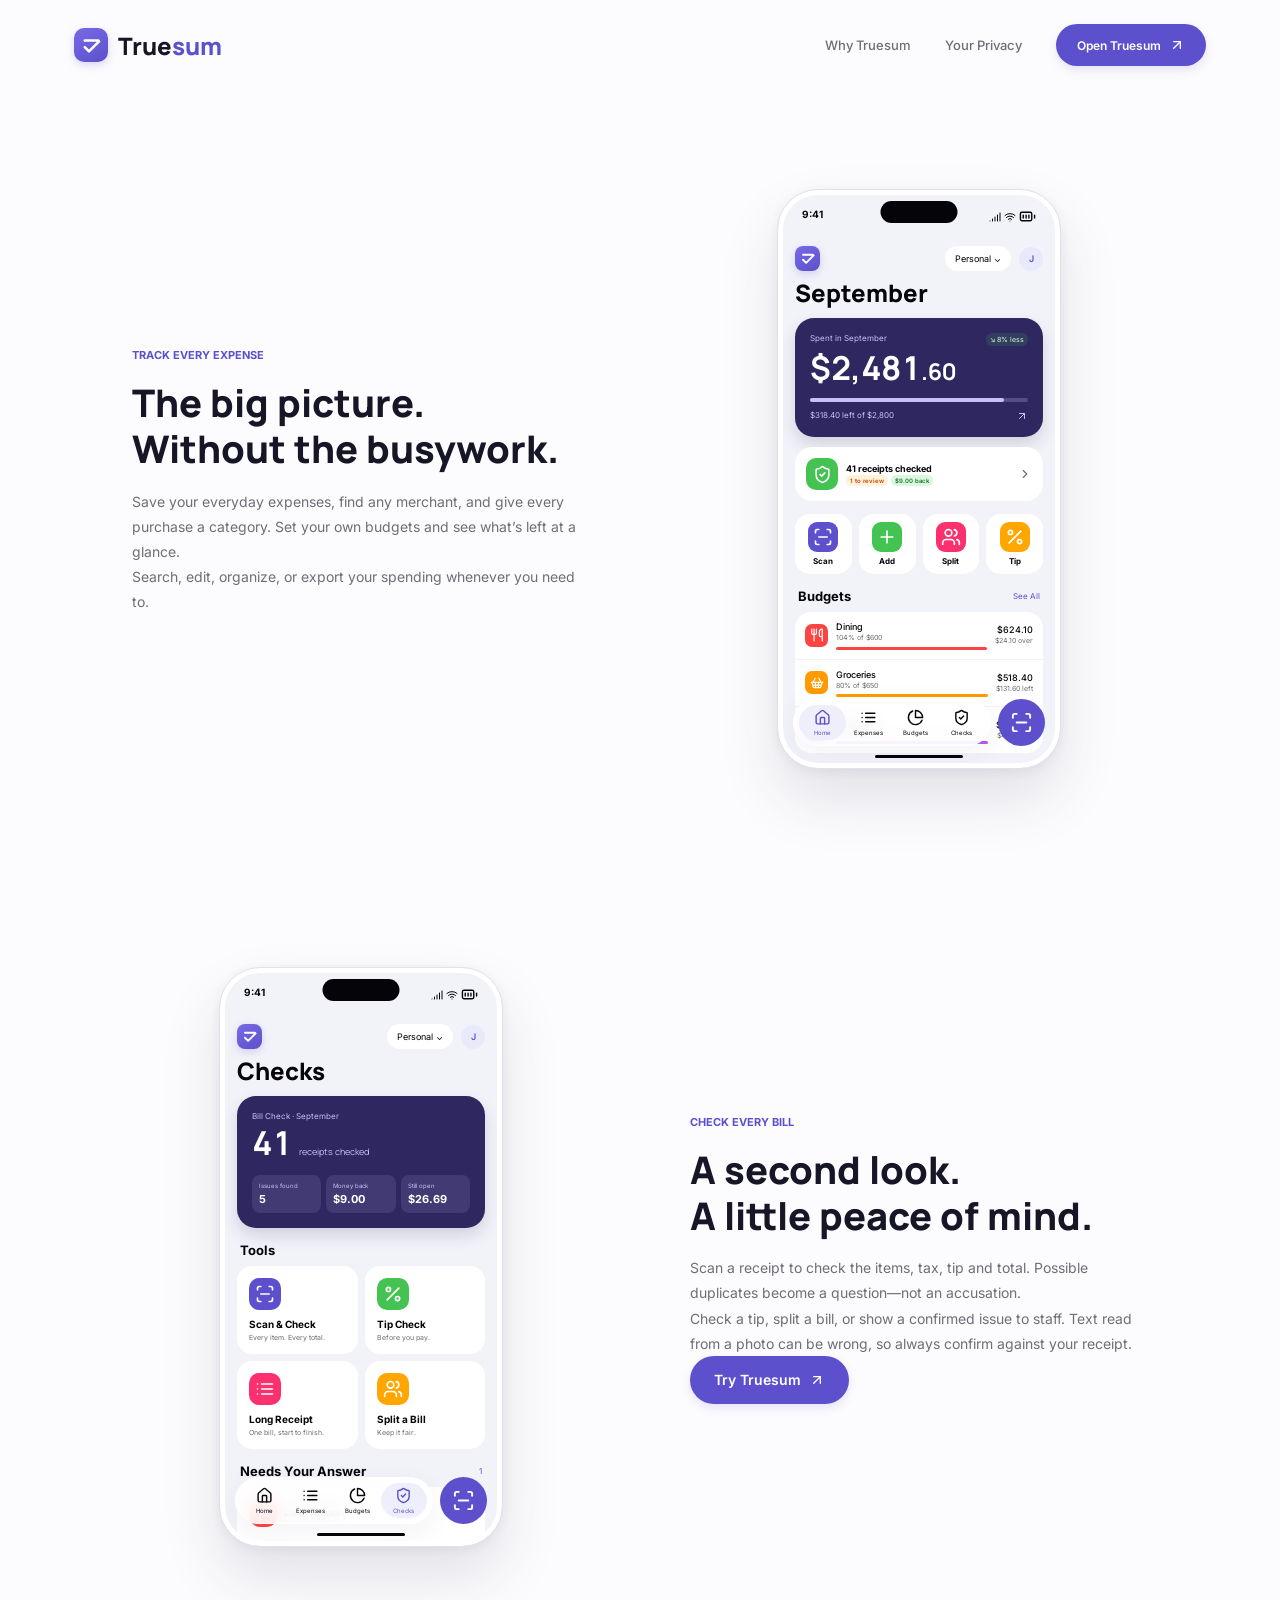
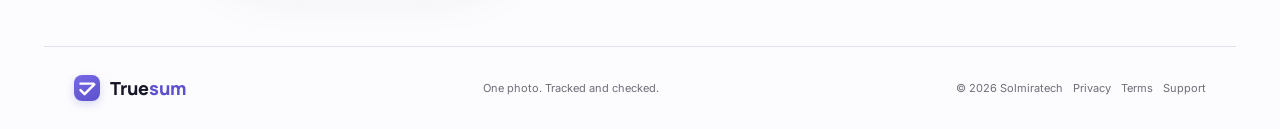
<file: features.html>
<!doctype html>
<html lang="en">
<head>
<meta charset="utf-8">
<meta name="viewport" content="width=device-width, initial-scale=1">
<title>One receipt. Two jobs. — Truesum</title>
<meta name="description" content="Explore Truesum expense tracking, category budgets, receipt checks, tip calculations and fair bill splitting.">
<meta property="og:title" content="One receipt. Two jobs. — Truesum">
<meta property="og:description" content="Explore Truesum expense tracking, category budgets, receipt checks, tip calculations and fair bill splitting.">
<link rel="icon" href="assets/favicon.svg" type="image/svg+xml">
<link rel="apple-touch-icon" href="assets/apple-touch-icon.png">
<link rel="preconnect" href="https://fonts.googleapis.com">
<link rel="preconnect" href="https://fonts.gstatic.com" crossorigin>
<link rel="stylesheet" href="https://fonts.googleapis.com/css2?family=Inter:wght@400;500;600;700&amp;family=Manrope:wght@400;500;600;700;800&amp;display=swap">
<link rel="stylesheet" href="assets/site.css">
</head>
<body>
<header class="site-nav"><a href="./" class="brand" aria-label="Truesum home"><span class="brand-mark"><svg viewBox="0 0 32 32" fill="none" aria-hidden="true"><path d="M8 10h16M8 18l5 5 12-12" stroke="currentColor" stroke-width="3" stroke-linecap="round" stroke-linejoin="round"/></svg></span><span>True<span class="text-primary">sum</span></span></a><nav class="site-nav-links"><a href="features.html">Why Truesum</a><a href="privacy.html">Your Privacy</a><a class="truesum-button btn" href="app-preview.html">Open Truesum <svg width="24" height="24" viewBox="0 0 24 24" fill="none" stroke="currentColor" stroke-width="2" stroke-linecap="round" stroke-linejoin="round" aria-hidden="true"><path d="M7 7h10v10"/><path d="M7 17 17 7"/></svg></a></nav></header>
<main>
<section class="feature-section"><div><span class="section-kicker">Track every expense</span><h2>The big picture.<br>Without the busywork.</h2>
<p>Save your everyday expenses, find any merchant, and give every purchase a category. Set your own budgets and see what’s left at a glance.</p>
<p>Search, edit, organize, or export your spending whenever you need to.</p></div><div class="flex justify-center"><div class="phone phone-home" aria-hidden="true"><div class="phone-status"><span>9:41</span><span class="dynamic-island"></span><span><svg width="12" height="12" viewBox="0 0 24 24" fill="none" stroke="currentColor" stroke-width="2" stroke-linecap="round" stroke-linejoin="round" aria-hidden="true"><path d="M2 20h.01"/><path d="M7 20v-4"/><path d="M12 20v-8"/><path d="M17 20V8"/><path d="M22 4v16"/></svg><svg width="12" height="12" viewBox="0 0 24 24" fill="none" stroke="currentColor" stroke-width="2" stroke-linecap="round" stroke-linejoin="round" aria-hidden="true"><path d="M12 20h.01"/><path d="M2 8.82a15 15 0 0 1 20 0"/><path d="M5 12.859a10 10 0 0 1 14 0"/><path d="M8.5 16.429a5 5 0 0 1 7 0"/></svg><svg width="17" height="17" viewBox="0 0 24 24" fill="none" stroke="currentColor" stroke-width="2" stroke-linecap="round" stroke-linejoin="round" aria-hidden="true"><rect x="2" y="6" width="16" height="12" rx="2"/><path d="M22 14v-4"/><path d="M6 10v4"/><path d="M10 10v4"/><path d="M14 10v4"/></svg></span></div><div class="phone-content"><div class="phone-top"><span class="brand" aria-hidden="true"><span class="brand-mark"><svg viewBox="0 0 32 32" fill="none" aria-hidden="true"><path d="M8 10h16M8 18l5 5 12-12" stroke="currentColor" stroke-width="3" stroke-linecap="round" stroke-linejoin="round"/></svg></span></span><span>Personal <span>⌄</span></span><span class="mini-avatar">J</span></div><h3>September</h3><div class="mini-summary"><div class="flex justify-between"><span>Spent in September</span><span class="mini-trend">↘ 8% less</span></div><div class="mini-amount">$2,481<span>.60</span></div><div class="mini-progress"><i></i></div><div class="flex justify-between"><span>$318.40 left of $2,800</span><svg width="12" height="12" viewBox="0 0 24 24" fill="none" stroke="currentColor" stroke-width="2" stroke-linecap="round" stroke-linejoin="round" aria-hidden="true"><path d="M7 7h10v10"/><path d="M7 17 17 7"/></svg></div></div><div class="mini-checked"><span class="category-icon success"><svg width="19" height="19" viewBox="0 0 24 24" fill="none" stroke="currentColor" stroke-width="2" stroke-linecap="round" stroke-linejoin="round" aria-hidden="true"><path d="M20 13c0 5-3.5 7.5-7.66 8.95a1 1 0 0 1-.67-.01C7.5 20.5 4 18 4 13V6a1 1 0 0 1 1-1c2 0 4.5-1.2 6.24-2.72a1.17 1.17 0 0 1 1.52 0C14.51 3.81 17 5 19 5a1 1 0 0 1 1 1z"/><path d="m9 12 2 2 4-4"/></svg></span><div><b>41 receipts checked</b><div><span class="mini-badge warning">1 to review</span> <span class="mini-badge success">$9.00 back</span></div></div><svg width="14" height="14" viewBox="0 0 24 24" fill="none" stroke="currentColor" stroke-width="2" stroke-linecap="round" stroke-linejoin="round" aria-hidden="true"><path d="m9 18 6-6-6-6"/></svg></div><div class="mini-actions"><div><span class="category-icon action-0"><svg width="20" height="20" viewBox="0 0 24 24" fill="none" stroke="currentColor" stroke-width="2" stroke-linecap="round" stroke-linejoin="round" aria-hidden="true"><path d="M3 7V5a2 2 0 0 1 2-2h2"/><path d="M17 3h2a2 2 0 0 1 2 2v2"/><path d="M21 17v2a2 2 0 0 1-2 2h-2"/><path d="M7 21H5a2 2 0 0 1-2-2v-2"/><path d="M7 12h10"/></svg></span><b>Scan</b></div><div><span class="category-icon action-1"><svg width="20" height="20" viewBox="0 0 24 24" fill="none" stroke="currentColor" stroke-width="2" stroke-linecap="round" stroke-linejoin="round" aria-hidden="true"><path d="M5 12h14"/><path d="M12 5v14"/></svg></span><b>Add</b></div><div><span class="category-icon action-2"><svg width="20" height="20" viewBox="0 0 24 24" fill="none" stroke="currentColor" stroke-width="2" stroke-linecap="round" stroke-linejoin="round" aria-hidden="true"><path d="M16 21v-2a4 4 0 0 0-4-4H6a4 4 0 0 0-4 4v2"/><circle cx="9" cy="7" r="4"/><path d="M22 21v-2a4 4 0 0 0-3-3.87"/><path d="M16 3.13a4 4 0 0 1 0 7.75"/></svg></span><b>Split</b></div><div><span class="category-icon action-3"><svg width="20" height="20" viewBox="0 0 24 24" fill="none" stroke="currentColor" stroke-width="2" stroke-linecap="round" stroke-linejoin="round" aria-hidden="true"><line x1="19" x2="5" y1="5" y2="19"/><circle cx="6.5" cy="6.5" r="2.5"/><circle cx="17.5" cy="17.5" r="2.5"/></svg></span><b>Tip</b></div></div><div class="mini-section-title">Budgets <span>See All</span></div><div class="mini-group"><div class="mini-budget"><span class="category-icon dining"><svg width="14" height="14" viewBox="0 0 24 24" fill="none" stroke="currentColor" stroke-width="2" stroke-linecap="round" stroke-linejoin="round" aria-hidden="true"><path d="M3 2v7c0 1.1.9 2 2 2h4a2 2 0 0 0 2-2V2"/><path d="M7 2v20"/><path d="M21 15V2a5 5 0 0 0-5 5v6c0 1.1.9 2 2 2h3Zm0 0v7"/></svg></span><div><b>Dining</b><small>104% of $600</small><div class="category-line dining"></div></div><div><b>$624.10</b><small class="text-destructive">$24.10 over</small></div></div><div class="mini-budget"><span class="category-icon groceries"><svg width="14" height="14" viewBox="0 0 24 24" fill="none" stroke="currentColor" stroke-width="2" stroke-linecap="round" stroke-linejoin="round" aria-hidden="true"><path d="m15 11-1 9"/><path d="m19 11-4-7"/><path d="M2 11h20"/><path d="m3.5 11 1.6 7.4a2 2 0 0 0 2 1.6h9.8a2 2 0 0 0 2-1.6l1.7-7.4"/><path d="M4.5 15.5h15"/><path d="m5 11 4-7"/><path d="m9 11 1 9"/></svg></span><div><b>Groceries</b><small>80% of $650</small><div class="category-line groceries"></div></div><div><b>$518.40</b><small class="">$131.60 left</small></div></div><div class="mini-budget"><span class="category-icon shopping"><svg width="14" height="14" viewBox="0 0 24 24" fill="none" stroke="currentColor" stroke-width="2" stroke-linecap="round" stroke-linejoin="round" aria-hidden="true"><path d="M6 2 3 6v14a2 2 0 0 0 2 2h14a2 2 0 0 0 2-2V6l-3-4Z"/><path d="M3 6h18"/><path d="M16 10a4 4 0 0 1-8 0"/></svg></span><div><b>Shopping</b><small>91% of $450</small><div class="category-line shopping"></div></div><div><b>$410.00</b><small class="">$40.00 left</small></div></div></div><div class="mini-section-title">Recent <span>See All</span></div><div class="mini-group"><div class="mini-expense"><span class="category-icon dining"><svg width="14" height="14" viewBox="0 0 24 24" fill="none" stroke="currentColor" stroke-width="2" stroke-linecap="round" stroke-linejoin="round" aria-hidden="true"><path d="M3 2v7c0 1.1.9 2 2 2h4a2 2 0 0 0 2-2V2"/><path d="M7 2v20"/><path d="M21 15V2a5 5 0 0 0-5 5v6c0 1.1.9 2 2 2h3Zm0 0v7"/></svg></span><div><b>Luna Ramen</b><small>Yesterday · Dining</small></div><div><b>−$66.41</b><small class="text-warning">Review</small></div></div><div class="mini-expense"><span class="category-icon coffee"><svg width="14" height="14" viewBox="0 0 24 24" fill="none" stroke="currentColor" stroke-width="2" stroke-linecap="round" stroke-linejoin="round" aria-hidden="true"><path d="M10 2v2"/><path d="M14 2v2"/><path d="M16 8a1 1 0 0 1 1 1v8a4 4 0 0 1-4 4H7a4 4 0 0 1-4-4V9a1 1 0 0 1 1-1h14a4 4 0 1 1 0 8h-1"/><path d="M6 2v2"/></svg></span><div><b>Starbucks</b><small>Today · Coffee</small></div><div><b>−$12.40</b><small class="text-success">Checked</small></div></div></div></div><div class="mini-bottom"><div><span class="selected"><svg width="17" height="17" viewBox="0 0 24 24" fill="none" stroke="currentColor" stroke-width="2" stroke-linecap="round" stroke-linejoin="round" aria-hidden="true"><path d="M15 21v-8a1 1 0 0 0-1-1h-4a1 1 0 0 0-1 1v8"/><path d="M3 10a2 2 0 0 1 .709-1.528l7-5.999a2 2 0 0 1 2.582 0l7 5.999A2 2 0 0 1 21 10v9a2 2 0 0 1-2 2H5a2 2 0 0 1-2-2z"/></svg><small>Home</small></span><span class=""><svg width="17" height="17" viewBox="0 0 24 24" fill="none" stroke="currentColor" stroke-width="2" stroke-linecap="round" stroke-linejoin="round" aria-hidden="true"><path d="M3 12h.01"/><path d="M3 18h.01"/><path d="M3 6h.01"/><path d="M8 12h13"/><path d="M8 18h13"/><path d="M8 6h13"/></svg><small>Expenses</small></span><span class=""><svg width="17" height="17" viewBox="0 0 24 24" fill="none" stroke="currentColor" stroke-width="2" stroke-linecap="round" stroke-linejoin="round" aria-hidden="true"><path d="M21.21 15.89A10 10 0 1 1 8 2.83"/><path d="M22 12A10 10 0 0 0 12 2v10z"/></svg><small>Budgets</small></span><span class=""><svg width="17" height="17" viewBox="0 0 24 24" fill="none" stroke="currentColor" stroke-width="2" stroke-linecap="round" stroke-linejoin="round" aria-hidden="true"><path d="M20 13c0 5-3.5 7.5-7.66 8.95a1 1 0 0 1-.67-.01C7.5 20.5 4 18 4 13V6a1 1 0 0 1 1-1c2 0 4.5-1.2 6.24-2.72a1.17 1.17 0 0 1 1.52 0C14.51 3.81 17 5 19 5a1 1 0 0 1 1 1z"/><path d="m9 12 2 2 4-4"/></svg><small>Checks</small></span></div><span class="mini-scan"><svg width="23" height="23" viewBox="0 0 24 24" fill="none" stroke="currentColor" stroke-width="2" stroke-linecap="round" stroke-linejoin="round" aria-hidden="true"><path d="M3 7V5a2 2 0 0 1 2-2h2"/><path d="M17 3h2a2 2 0 0 1 2 2v2"/><path d="M21 17v2a2 2 0 0 1-2 2h-2"/><path d="M7 21H5a2 2 0 0 1-2-2v-2"/><path d="M7 12h10"/></svg></span></div><div class="home-indicator"></div></div></div></section>
<section class="feature-section"><div class="flex justify-center"><div class="phone phone-checks" aria-hidden="true"><div class="phone-status"><span>9:41</span><span class="dynamic-island"></span><span><svg width="12" height="12" viewBox="0 0 24 24" fill="none" stroke="currentColor" stroke-width="2" stroke-linecap="round" stroke-linejoin="round" aria-hidden="true"><path d="M2 20h.01"/><path d="M7 20v-4"/><path d="M12 20v-8"/><path d="M17 20V8"/><path d="M22 4v16"/></svg><svg width="12" height="12" viewBox="0 0 24 24" fill="none" stroke="currentColor" stroke-width="2" stroke-linecap="round" stroke-linejoin="round" aria-hidden="true"><path d="M12 20h.01"/><path d="M2 8.82a15 15 0 0 1 20 0"/><path d="M5 12.859a10 10 0 0 1 14 0"/><path d="M8.5 16.429a5 5 0 0 1 7 0"/></svg><svg width="17" height="17" viewBox="0 0 24 24" fill="none" stroke="currentColor" stroke-width="2" stroke-linecap="round" stroke-linejoin="round" aria-hidden="true"><rect x="2" y="6" width="16" height="12" rx="2"/><path d="M22 14v-4"/><path d="M6 10v4"/><path d="M10 10v4"/><path d="M14 10v4"/></svg></span></div><div class="phone-content"><div class="phone-top"><span class="brand" aria-hidden="true"><span class="brand-mark"><svg viewBox="0 0 32 32" fill="none" aria-hidden="true"><path d="M8 10h16M8 18l5 5 12-12" stroke="currentColor" stroke-width="3" stroke-linecap="round" stroke-linejoin="round"/></svg></span></span><span>Personal <span>⌄</span></span><span class="mini-avatar">J</span></div><h3>Checks</h3><div class="mini-summary"><span>Bill Check · September</span><div class="mini-amount">41 <small>receipts checked</small></div><div class="mini-stats"><div><small>Issues found</small><b>5</b></div><div><small>Money back</small><b>$9.00</b></div><div><small>Still open</small><b>$26.69</b></div></div></div><div class="mini-section-title">Tools</div><div class="mini-tool-grid"><div><span class="category-icon action-0"><svg width="20" height="20" viewBox="0 0 24 24" fill="none" stroke="currentColor" stroke-width="2" stroke-linecap="round" stroke-linejoin="round" aria-hidden="true"><path d="M3 7V5a2 2 0 0 1 2-2h2"/><path d="M17 3h2a2 2 0 0 1 2 2v2"/><path d="M21 17v2a2 2 0 0 1-2 2h-2"/><path d="M7 21H5a2 2 0 0 1-2-2v-2"/><path d="M7 12h10"/></svg></span><b>Scan &amp; Check</b><small>Every item. Every total.</small></div><div><span class="category-icon action-1"><svg width="20" height="20" viewBox="0 0 24 24" fill="none" stroke="currentColor" stroke-width="2" stroke-linecap="round" stroke-linejoin="round" aria-hidden="true"><line x1="19" x2="5" y1="5" y2="19"/><circle cx="6.5" cy="6.5" r="2.5"/><circle cx="17.5" cy="17.5" r="2.5"/></svg></span><b>Tip Check</b><small>Before you pay.</small></div><div><span class="category-icon action-2"><svg width="20" height="20" viewBox="0 0 24 24" fill="none" stroke="currentColor" stroke-width="2" stroke-linecap="round" stroke-linejoin="round" aria-hidden="true"><path d="M3 12h.01"/><path d="M3 18h.01"/><path d="M3 6h.01"/><path d="M8 12h13"/><path d="M8 18h13"/><path d="M8 6h13"/></svg></span><b>Long Receipt</b><small>One bill, start to finish.</small></div><div><span class="category-icon action-3"><svg width="20" height="20" viewBox="0 0 24 24" fill="none" stroke="currentColor" stroke-width="2" stroke-linecap="round" stroke-linejoin="round" aria-hidden="true"><path d="M16 21v-2a4 4 0 0 0-4-4H6a4 4 0 0 0-4 4v2"/><circle cx="9" cy="7" r="4"/><path d="M22 21v-2a4 4 0 0 0-3-3.87"/><path d="M16 3.13a4 4 0 0 1 0 7.75"/></svg></span><b>Split a Bill</b><small>Keep it fair.</small></div></div><div class="mini-section-title">Needs Your Answer <span>1</span></div><div class="mini-question"><span class="category-icon dining"><svg width="18" height="18" viewBox="0 0 24 24" fill="none" stroke="currentColor" stroke-width="2" stroke-linecap="round" stroke-linejoin="round" aria-hidden="true"><path d="M3 2v7c0 1.1.9 2 2 2h4a2 2 0 0 0 2-2V2"/><path d="M7 2v20"/><path d="M21 15V2a5 5 0 0 0-5 5v6c0 1.1.9 2 2 2h3Zm0 0v7"/></svg></span><b>Luna Ramen</b><p>Gyoza appears twice.<br>Did you order two?</p><div><span>We Had Two</span><span>Flag $8.50</span></div></div><div class="mini-section-title">Flagged <span>Show to Staff</span></div><div class="mini-group"><div class="mini-expense"><span class="category-icon dining"><svg width="14" height="14" viewBox="0 0 24 24" fill="none" stroke="currentColor" stroke-width="2" stroke-linecap="round" stroke-linejoin="round" aria-hidden="true"><path d="M3 2v7c0 1.1.9 2 2 2h4a2 2 0 0 0 2-2V2"/><path d="M7 2v20"/><path d="M21 15V2a5 5 0 0 0-5 5v6c0 1.1.9 2 2 2h3Zm0 0v7"/></svg></span><div><b>Bella Notte</b><small>Tip included twice</small></div><b>$9.25</b></div></div></div><div class="mini-bottom"><div><span class=""><svg width="17" height="17" viewBox="0 0 24 24" fill="none" stroke="currentColor" stroke-width="2" stroke-linecap="round" stroke-linejoin="round" aria-hidden="true"><path d="M15 21v-8a1 1 0 0 0-1-1h-4a1 1 0 0 0-1 1v8"/><path d="M3 10a2 2 0 0 1 .709-1.528l7-5.999a2 2 0 0 1 2.582 0l7 5.999A2 2 0 0 1 21 10v9a2 2 0 0 1-2 2H5a2 2 0 0 1-2-2z"/></svg><small>Home</small></span><span class=""><svg width="17" height="17" viewBox="0 0 24 24" fill="none" stroke="currentColor" stroke-width="2" stroke-linecap="round" stroke-linejoin="round" aria-hidden="true"><path d="M3 12h.01"/><path d="M3 18h.01"/><path d="M3 6h.01"/><path d="M8 12h13"/><path d="M8 18h13"/><path d="M8 6h13"/></svg><small>Expenses</small></span><span class=""><svg width="17" height="17" viewBox="0 0 24 24" fill="none" stroke="currentColor" stroke-width="2" stroke-linecap="round" stroke-linejoin="round" aria-hidden="true"><path d="M21.21 15.89A10 10 0 1 1 8 2.83"/><path d="M22 12A10 10 0 0 0 12 2v10z"/></svg><small>Budgets</small></span><span class="selected"><svg width="17" height="17" viewBox="0 0 24 24" fill="none" stroke="currentColor" stroke-width="2" stroke-linecap="round" stroke-linejoin="round" aria-hidden="true"><path d="M20 13c0 5-3.5 7.5-7.66 8.95a1 1 0 0 1-.67-.01C7.5 20.5 4 18 4 13V6a1 1 0 0 1 1-1c2 0 4.5-1.2 6.24-2.72a1.17 1.17 0 0 1 1.52 0C14.51 3.81 17 5 19 5a1 1 0 0 1 1 1z"/><path d="m9 12 2 2 4-4"/></svg><small>Checks</small></span></div><span class="mini-scan"><svg width="23" height="23" viewBox="0 0 24 24" fill="none" stroke="currentColor" stroke-width="2" stroke-linecap="round" stroke-linejoin="round" aria-hidden="true"><path d="M3 7V5a2 2 0 0 1 2-2h2"/><path d="M17 3h2a2 2 0 0 1 2 2v2"/><path d="M21 17v2a2 2 0 0 1-2 2h-2"/><path d="M7 21H5a2 2 0 0 1-2-2v-2"/><path d="M7 12h10"/></svg></span></div><div class="home-indicator"></div></div></div><div><span class="section-kicker">Check every bill</span>
<h2>A second look.<br>A little peace of mind.</h2>
<p>Scan a receipt to check the items, tax, tip and total. Possible duplicates become a question—not an accusation.</p>
<p>Check a tip, split a bill, or show a confirmed issue to staff. Text read from a photo can be wrong, so always confirm against your receipt.</p>
<a class="truesum-button btn" href="app-preview.html">Try Truesum <svg width="24" height="24" viewBox="0 0 24 24" fill="none" stroke="currentColor" stroke-width="2" stroke-linecap="round" stroke-linejoin="round" aria-hidden="true"><path d="M7 7h10v10"/><path d="M7 17 17 7"/></svg></a></div></section>
</main>
<footer class="site-footer"><a href="./" class="brand" aria-label="Truesum home"><span class="brand-mark"><svg viewBox="0 0 32 32" fill="none" aria-hidden="true"><path d="M8 10h16M8 18l5 5 12-12" stroke="currentColor" stroke-width="3" stroke-linecap="round" stroke-linejoin="round"/></svg></span><span>True<span class="text-primary">sum</span></span></a><span>One photo. Tracked and checked.</span><span>© 2026 Solmiratech<span class="footer-links"><a href="privacy.html">Privacy</a><a href="terms.html">Terms</a><a href="support.html">Support</a></span></span></footer>
</body>
</html>
</file>
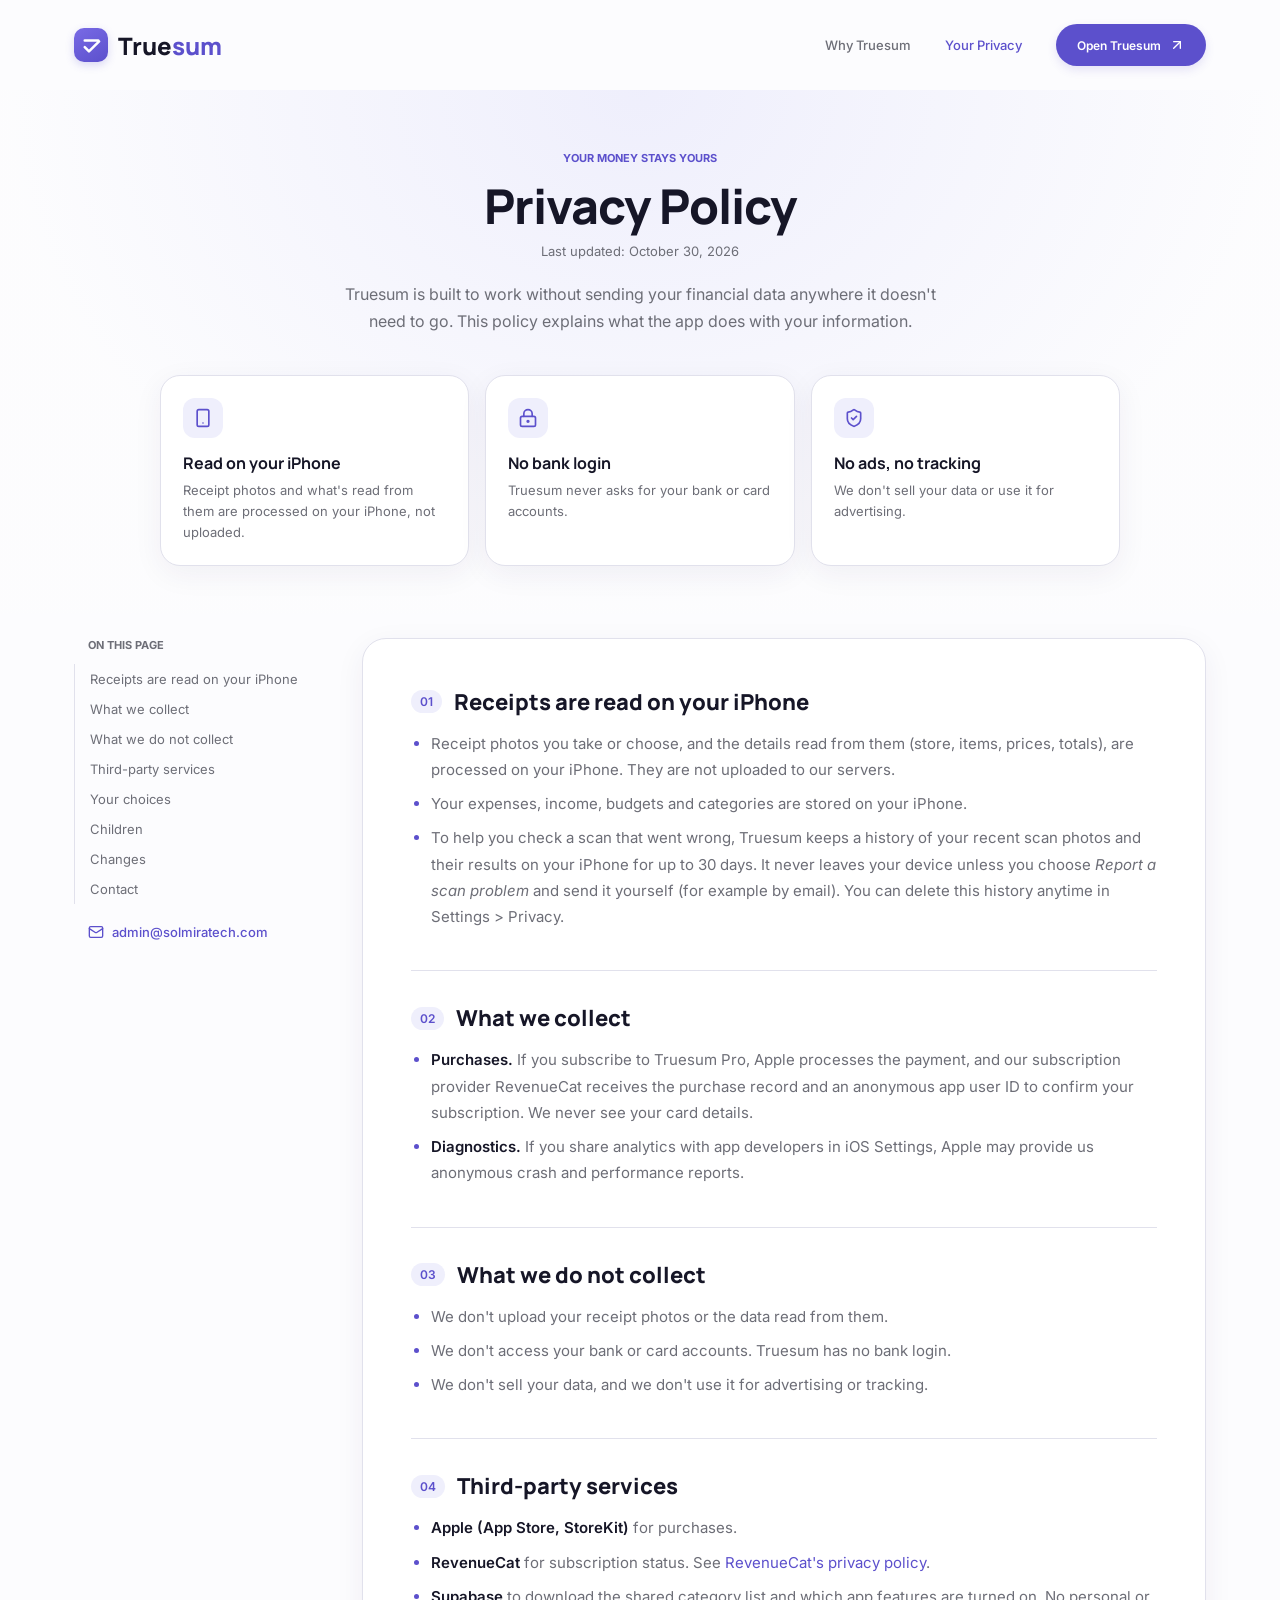
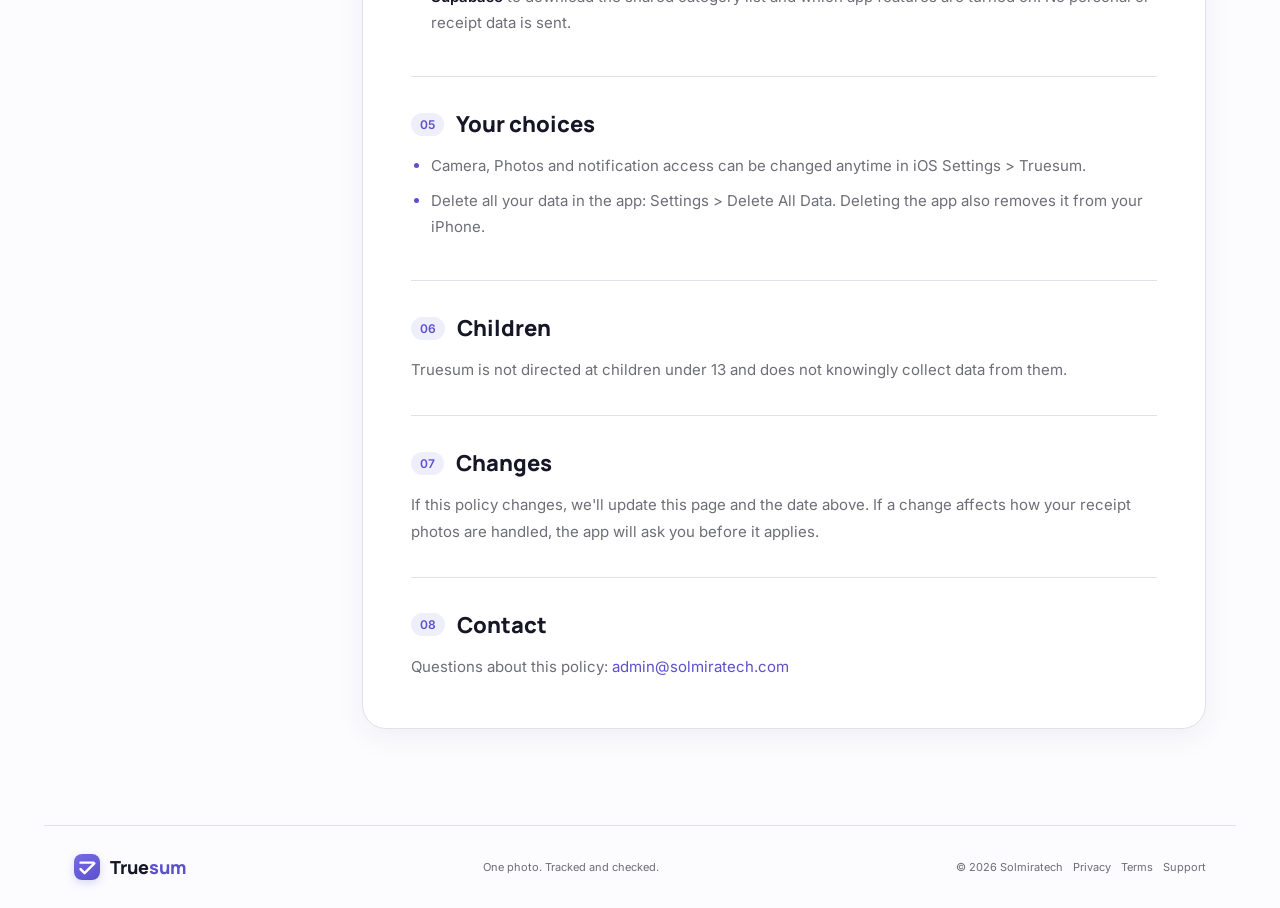
<file: privacy.html>
<!doctype html>
<html lang="en">
<head>
<meta charset="utf-8">
<meta name="viewport" content="width=device-width, initial-scale=1">
<title>Privacy Policy — Truesum</title>
<meta name="description" content="How Truesum handles your information: receipts are read on your iPhone and never uploaded.">
<link rel="icon" href="assets/favicon.svg" type="image/svg+xml">
<link rel="apple-touch-icon" href="assets/apple-touch-icon.png">
<link rel="preconnect" href="https://fonts.googleapis.com">
<link rel="preconnect" href="https://fonts.gstatic.com" crossorigin>
<link rel="stylesheet" href="https://fonts.googleapis.com/css2?family=Inter:wght@400;500;600;700&amp;family=Manrope:wght@400;500;600;700;800&amp;display=swap">
<link rel="stylesheet" href="assets/site.css">
</head>
<body class="legal-page">
<header class="site-nav"><a href="./" class="brand" aria-label="Truesum home"><span class="brand-mark"><svg viewBox="0 0 32 32" fill="none" aria-hidden="true"><path d="M8 10h16M8 18l5 5 12-12" stroke="currentColor" stroke-width="3" stroke-linecap="round" stroke-linejoin="round"/></svg></span><span>True<span class="text-primary">sum</span></span></a><nav class="site-nav-links"><a href="features.html">Why Truesum</a><a href="privacy.html" aria-current="page">Your Privacy</a><a class="truesum-button btn" href="app-preview.html">Open Truesum <svg width="16" height="16" viewBox="0 0 24 24" fill="none" stroke="currentColor" stroke-width="2" stroke-linecap="round" stroke-linejoin="round" aria-hidden="true"><path d="M7 7h10v10"/><path d="M7 17 17 7"/></svg></a></nav></header>
<main>
<section class="legal-hero">
<span class="section-kicker">Your money stays yours</span>
<h1>Privacy Policy</h1>
<p class="legal-updated">Last updated: October 30, 2026</p>
<div class="legal-lead"><p>Truesum is built to work without sending your financial data anywhere it doesn't need to go. This policy explains what the app does with your information.</p></div>
<div class="legal-points"><div class="legal-point"><span class="legal-point-icon"><svg width="20" height="20" viewBox="0 0 24 24" fill="none" stroke="currentColor" stroke-width="2" stroke-linecap="round" stroke-linejoin="round" aria-hidden="true"><rect x="5" y="2" width="14" height="20" rx="2"/><path d="M12 18h.01"/></svg></span><b>Read on your iPhone</b><p>Receipt photos and what's read from them are processed on your iPhone, not uploaded.</p></div><div class="legal-point"><span class="legal-point-icon"><svg width="20" height="20" viewBox="0 0 24 24" fill="none" stroke="currentColor" stroke-width="2" stroke-linecap="round" stroke-linejoin="round" aria-hidden="true"><circle cx="12" cy="16" r="1"/><rect x="3" y="10" width="18" height="12" rx="2"/><path d="M7 10V7a5 5 0 0 1 10 0v3"/></svg></span><b>No bank login</b><p>Truesum never asks for your bank or card accounts.</p></div><div class="legal-point"><span class="legal-point-icon"><svg width="20" height="20" viewBox="0 0 24 24" fill="none" stroke="currentColor" stroke-width="2" stroke-linecap="round" stroke-linejoin="round" aria-hidden="true"><path d="M20 13c0 5-3.5 7.5-7.66 8.95a1 1 0 0 1-.67-.01C7.5 20.5 4 18 4 13V6a1 1 0 0 1 1-1c2 0 4.5-1.2 6.24-2.72a1.17 1.17 0 0 1 1.52 0C14.51 3.81 17 5 19 5a1 1 0 0 1 1 1z"/><path d="m9 12 2 2 4-4"/></svg></span><b>No ads, no tracking</b><p>We don't sell your data or use it for advertising.</p></div></div>
</section>
<div class="legal-layout">
<aside class="legal-toc" aria-label="On this page"><span>On this page</span><ol><li><a href="#receipts-are-read-on-your-iphone">Receipts are read on your iPhone</a></li><li><a href="#what-we-collect">What we collect</a></li><li><a href="#what-we-do-not-collect">What we do not collect</a></li><li><a href="#third-party-services">Third-party services</a></li><li><a href="#your-choices">Your choices</a></li><li><a href="#children">Children</a></li><li><a href="#changes">Changes</a></li><li><a href="#contact">Contact</a></li></ol>
<a class="legal-toc-contact" href="mailto:admin@solmiratech.com"><svg width="16" height="16" viewBox="0 0 24 24" fill="none" stroke="currentColor" stroke-width="2" stroke-linecap="round" stroke-linejoin="round" aria-hidden="true"><rect x="2" y="4" width="20" height="16" rx="2"/><path d="m22 7-8.97 5.7a1.94 1.94 0 0 1-2.06 0L2 7"/></svg> admin@solmiratech.com</a></aside>
<article class="legal-card legal-doc">
<section id="receipts-are-read-on-your-iphone"><h2><span class="num">01</span>Receipts are read on your iPhone</h2><ul>
<li>Receipt photos you take or choose, and the details read from them (store, items, prices, totals), are processed on your iPhone. They are not uploaded to our servers.</li>
<li>Your expenses, income, budgets and categories are stored on your iPhone.</li>
<li>To help you check a scan that went wrong, Truesum keeps a history of your recent scan photos and their results on your iPhone for up to 30 days. It never leaves your device unless you choose <em>Report a scan problem</em> and send it yourself (for example by email). You can delete this history anytime in Settings &gt; Privacy.</li>
</ul></section>
<section id="what-we-collect"><h2><span class="num">02</span>What we collect</h2><ul>
<li><strong>Purchases.</strong> If you subscribe to Truesum Pro, Apple processes the payment, and our subscription provider RevenueCat receives the purchase record and an anonymous app user ID to confirm your subscription. We never see your card details.</li>
<li><strong>Diagnostics.</strong> If you share analytics with app developers in iOS Settings, Apple may provide us anonymous crash and performance reports.</li>
</ul></section>
<section id="what-we-do-not-collect"><h2><span class="num">03</span>What we do not collect</h2><ul>
<li>We don't upload your receipt photos or the data read from them.</li>
<li>We don't access your bank or card accounts. Truesum has no bank login.</li>
<li>We don't sell your data, and we don't use it for advertising or tracking.</li>
</ul></section>
<section id="third-party-services"><h2><span class="num">04</span>Third-party services</h2><ul>
<li><strong>Apple (App Store, StoreKit)</strong> for purchases.</li>
<li><strong>RevenueCat</strong> for subscription status. See <a href="https://www.revenuecat.com/privacy/">RevenueCat's privacy policy</a>.</li>
<li><strong>Supabase</strong> to download the shared category list and which app features are turned on. No personal or receipt data is sent.</li>
</ul></section>
<section id="your-choices"><h2><span class="num">05</span>Your choices</h2><ul>
<li>Camera, Photos and notification access can be changed anytime in iOS Settings &gt; Truesum.</li>
<li>Delete all your data in the app: Settings &gt; Delete All Data. Deleting the app also removes it from your iPhone.</li>
</ul></section>
<section id="children"><h2><span class="num">06</span>Children</h2><p>Truesum is not directed at children under 13 and does not knowingly collect data from them.</p></section>
<section id="changes"><h2><span class="num">07</span>Changes</h2><p>If this policy changes, we'll update this page and the date above. If a change affects how your receipt photos are handled, the app will ask you before it applies.</p></section>
<section id="contact"><h2><span class="num">08</span>Contact</h2><p>Questions about this policy: <a href="mailto:admin@solmiratech.com">admin@solmiratech.com</a></p></section>
</article>
</div>
</main>
<footer class="site-footer"><a href="./" class="brand" aria-label="Truesum home"><span class="brand-mark"><svg viewBox="0 0 32 32" fill="none" aria-hidden="true"><path d="M8 10h16M8 18l5 5 12-12" stroke="currentColor" stroke-width="3" stroke-linecap="round" stroke-linejoin="round"/></svg></span><span>True<span class="text-primary">sum</span></span></a><span>One photo. Tracked and checked.</span><span>© 2026 Solmiratech<span class="footer-links"><a href="privacy.html">Privacy</a><a href="terms.html">Terms</a><a href="support.html">Support</a></span></span></footer>
</body>
</html>
</file>
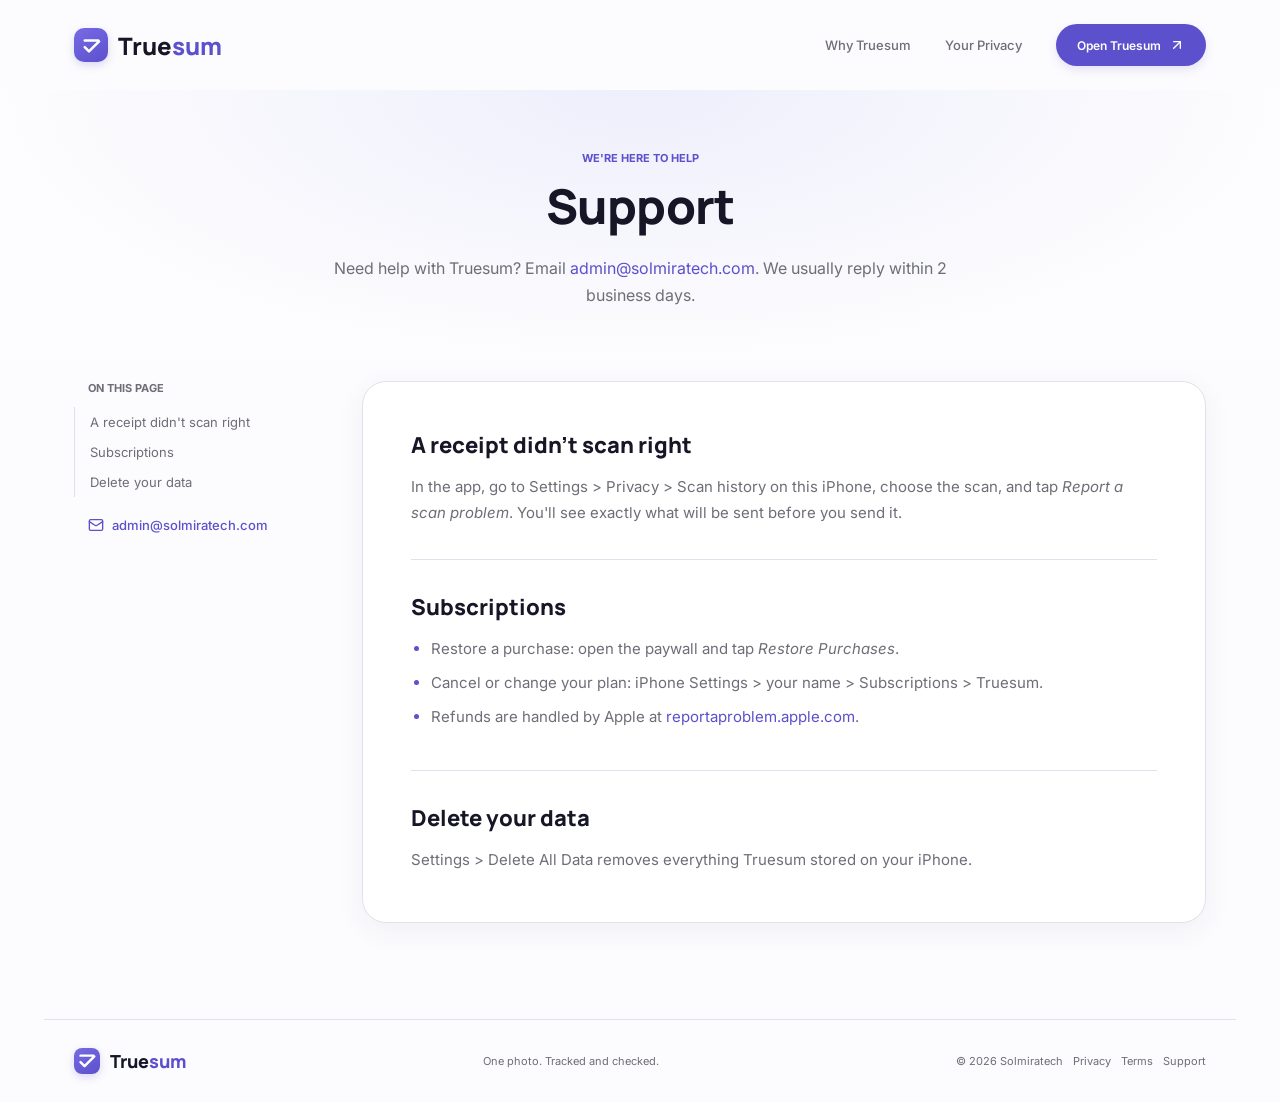
<file: support.html>
<!doctype html>
<html lang="en">
<head>
<meta charset="utf-8">
<meta name="viewport" content="width=device-width, initial-scale=1">
<title>Support — Truesum</title>
<meta name="description" content="How to get help with Truesum: scans, subscriptions and your data.">
<link rel="icon" href="assets/favicon.svg" type="image/svg+xml">
<link rel="apple-touch-icon" href="assets/apple-touch-icon.png">
<link rel="preconnect" href="https://fonts.googleapis.com">
<link rel="preconnect" href="https://fonts.gstatic.com" crossorigin>
<link rel="stylesheet" href="https://fonts.googleapis.com/css2?family=Inter:wght@400;500;600;700&amp;family=Manrope:wght@400;500;600;700;800&amp;display=swap">
<link rel="stylesheet" href="assets/site.css">
</head>
<body class="legal-page">
<header class="site-nav"><a href="./" class="brand" aria-label="Truesum home"><span class="brand-mark"><svg viewBox="0 0 32 32" fill="none" aria-hidden="true"><path d="M8 10h16M8 18l5 5 12-12" stroke="currentColor" stroke-width="3" stroke-linecap="round" stroke-linejoin="round"/></svg></span><span>True<span class="text-primary">sum</span></span></a><nav class="site-nav-links"><a href="features.html">Why Truesum</a><a href="privacy.html">Your Privacy</a><a class="truesum-button btn" href="app-preview.html">Open Truesum <svg width="16" height="16" viewBox="0 0 24 24" fill="none" stroke="currentColor" stroke-width="2" stroke-linecap="round" stroke-linejoin="round" aria-hidden="true"><path d="M7 7h10v10"/><path d="M7 17 17 7"/></svg></a></nav></header>
<main>
<section class="legal-hero">
<span class="section-kicker">We're here to help</span>
<h1>Support</h1>
<div class="legal-lead"><p>Need help with Truesum? Email <a href="mailto:admin@solmiratech.com">admin@solmiratech.com</a>. We usually reply within 2 business days.</p></div>
</section>
<div class="legal-layout">
<aside class="legal-toc" aria-label="On this page"><span>On this page</span><ol><li><a href="#a-receipt-didn-t-scan-right">A receipt didn't scan right</a></li><li><a href="#subscriptions">Subscriptions</a></li><li><a href="#delete-your-data">Delete your data</a></li></ol>
<a class="legal-toc-contact" href="mailto:admin@solmiratech.com"><svg width="16" height="16" viewBox="0 0 24 24" fill="none" stroke="currentColor" stroke-width="2" stroke-linecap="round" stroke-linejoin="round" aria-hidden="true"><rect x="2" y="4" width="20" height="16" rx="2"/><path d="m22 7-8.97 5.7a1.94 1.94 0 0 1-2.06 0L2 7"/></svg> admin@solmiratech.com</a></aside>
<article class="legal-card legal-doc">
<section id="a-receipt-didn-t-scan-right"><h2>A receipt didn't scan right</h2><p>In the app, go to Settings &gt; Privacy &gt; Scan history on this iPhone, choose the scan, and tap <em>Report a scan problem</em>. You'll see exactly what will be sent before you send it.</p></section>
<section id="subscriptions"><h2>Subscriptions</h2><ul>
<li>Restore a purchase: open the paywall and tap <em>Restore Purchases</em>.</li>
<li>Cancel or change your plan: iPhone Settings &gt; your name &gt; Subscriptions &gt; Truesum.</li>
<li>Refunds are handled by Apple at <a href="https://reportaproblem.apple.com">reportaproblem.apple.com</a>.</li>
</ul></section>
<section id="delete-your-data"><h2>Delete your data</h2><p>Settings &gt; Delete All Data removes everything Truesum stored on your iPhone.</p></section>
</article>
</div>
</main>
<footer class="site-footer"><a href="./" class="brand" aria-label="Truesum home"><span class="brand-mark"><svg viewBox="0 0 32 32" fill="none" aria-hidden="true"><path d="M8 10h16M8 18l5 5 12-12" stroke="currentColor" stroke-width="3" stroke-linecap="round" stroke-linejoin="round"/></svg></span><span>True<span class="text-primary">sum</span></span></a><span>One photo. Tracked and checked.</span><span>© 2026 Solmiratech<span class="footer-links"><a href="privacy.html">Privacy</a><a href="terms.html">Terms</a><a href="support.html">Support</a></span></span></footer>
</body>
</html>
</file>
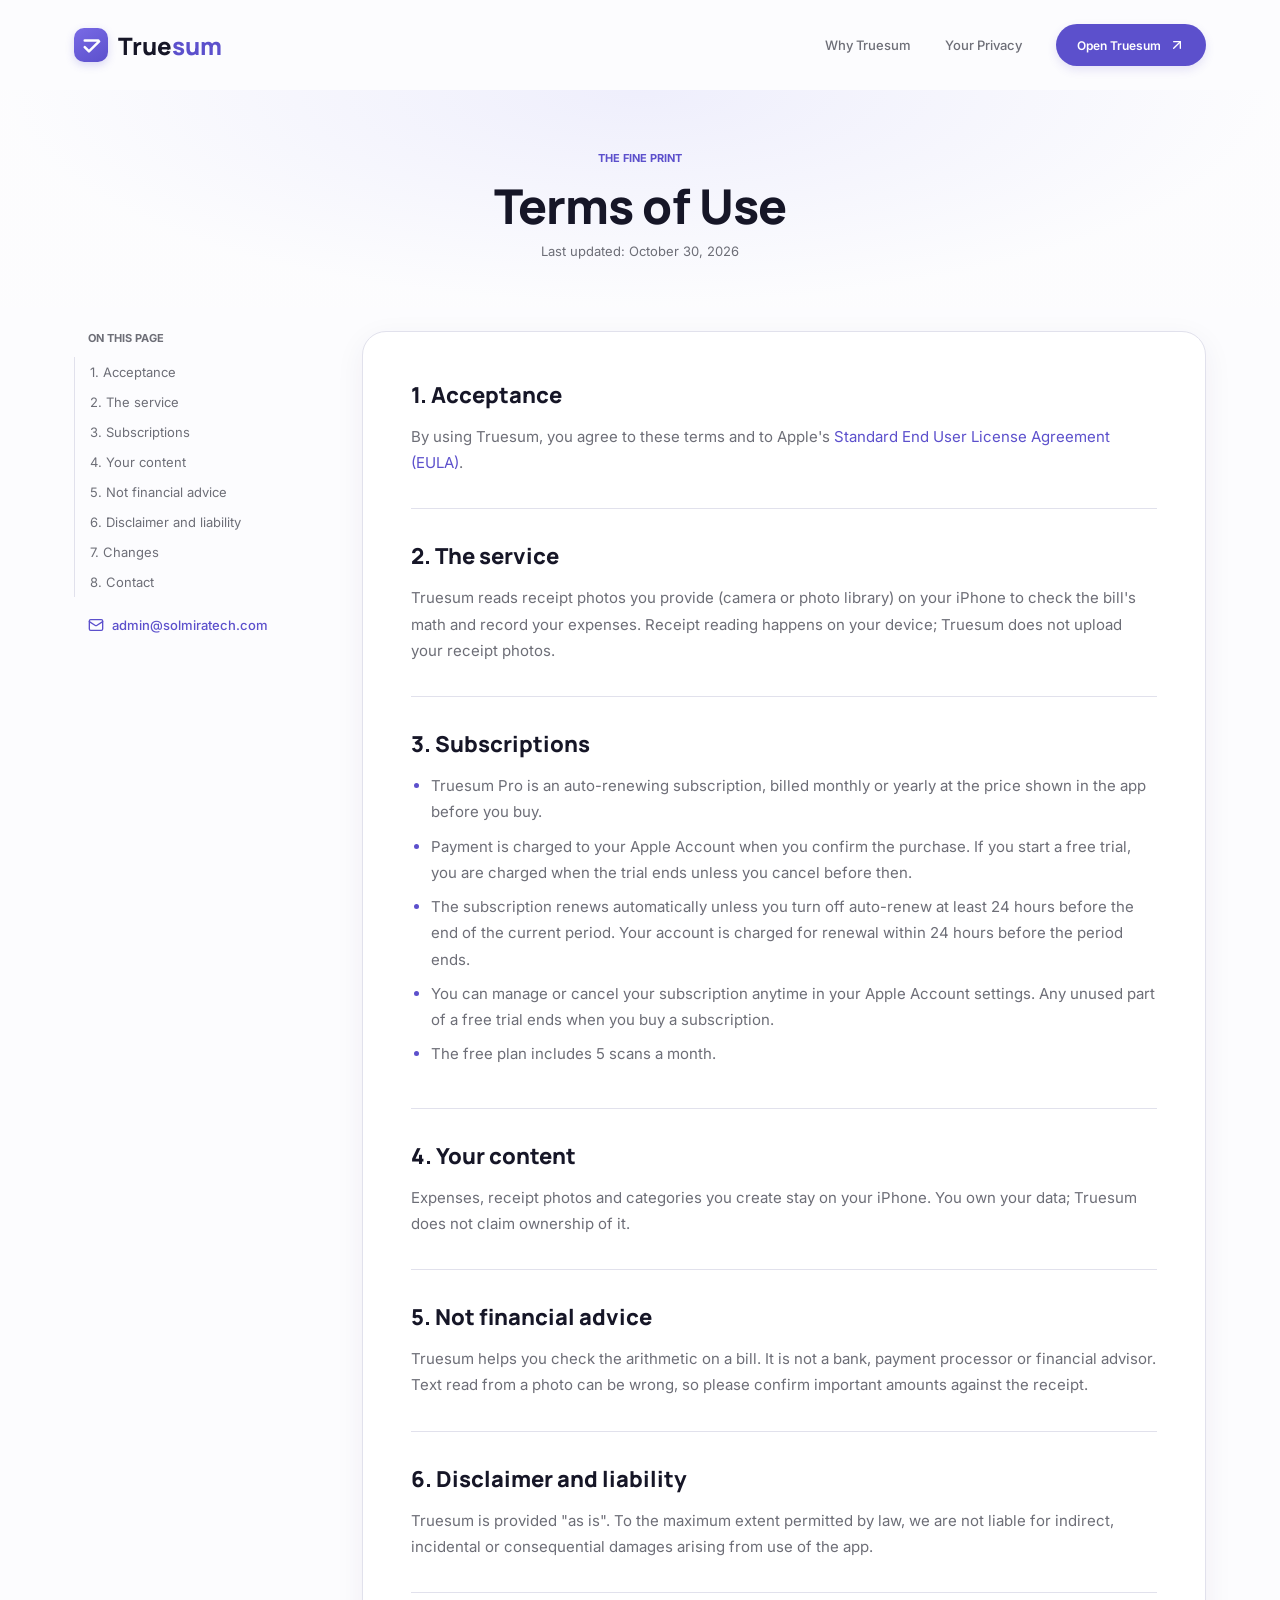
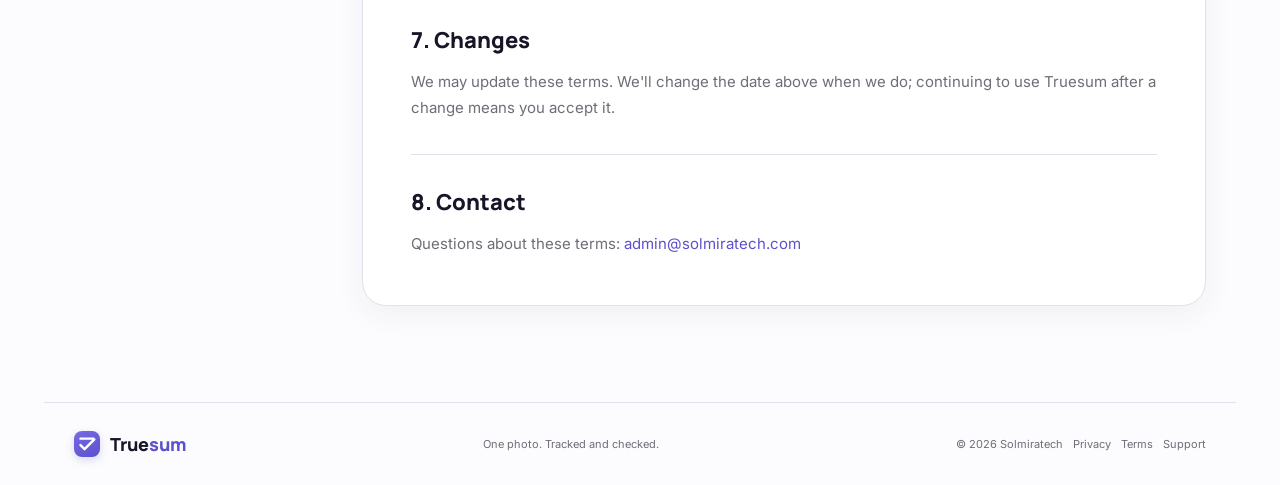
<file: terms.html>
<!doctype html>
<html lang="en">
<head>
<meta charset="utf-8">
<meta name="viewport" content="width=device-width, initial-scale=1">
<title>Terms of Use — Truesum</title>
<meta name="description" content="The terms for using Truesum.">
<link rel="icon" href="assets/favicon.svg" type="image/svg+xml">
<link rel="apple-touch-icon" href="assets/apple-touch-icon.png">
<link rel="preconnect" href="https://fonts.googleapis.com">
<link rel="preconnect" href="https://fonts.gstatic.com" crossorigin>
<link rel="stylesheet" href="https://fonts.googleapis.com/css2?family=Inter:wght@400;500;600;700&amp;family=Manrope:wght@400;500;600;700;800&amp;display=swap">
<link rel="stylesheet" href="assets/site.css">
</head>
<body class="legal-page">
<header class="site-nav"><a href="./" class="brand" aria-label="Truesum home"><span class="brand-mark"><svg viewBox="0 0 32 32" fill="none" aria-hidden="true"><path d="M8 10h16M8 18l5 5 12-12" stroke="currentColor" stroke-width="3" stroke-linecap="round" stroke-linejoin="round"/></svg></span><span>True<span class="text-primary">sum</span></span></a><nav class="site-nav-links"><a href="features.html">Why Truesum</a><a href="privacy.html">Your Privacy</a><a class="truesum-button btn" href="app-preview.html">Open Truesum <svg width="16" height="16" viewBox="0 0 24 24" fill="none" stroke="currentColor" stroke-width="2" stroke-linecap="round" stroke-linejoin="round" aria-hidden="true"><path d="M7 7h10v10"/><path d="M7 17 17 7"/></svg></a></nav></header>
<main>
<section class="legal-hero">
<span class="section-kicker">The fine print</span>
<h1>Terms of Use</h1>
<p class="legal-updated">Last updated: October 30, 2026</p>
</section>
<div class="legal-layout">
<aside class="legal-toc" aria-label="On this page"><span>On this page</span><ol><li><a href="#1-acceptance">1. Acceptance</a></li><li><a href="#2-the-service">2. The service</a></li><li><a href="#3-subscriptions">3. Subscriptions</a></li><li><a href="#4-your-content">4. Your content</a></li><li><a href="#5-not-financial-advice">5. Not financial advice</a></li><li><a href="#6-disclaimer-and-liability">6. Disclaimer and liability</a></li><li><a href="#7-changes">7. Changes</a></li><li><a href="#8-contact">8. Contact</a></li></ol>
<a class="legal-toc-contact" href="mailto:admin@solmiratech.com"><svg width="16" height="16" viewBox="0 0 24 24" fill="none" stroke="currentColor" stroke-width="2" stroke-linecap="round" stroke-linejoin="round" aria-hidden="true"><rect x="2" y="4" width="20" height="16" rx="2"/><path d="m22 7-8.97 5.7a1.94 1.94 0 0 1-2.06 0L2 7"/></svg> admin@solmiratech.com</a></aside>
<article class="legal-card legal-doc">
<section id="1-acceptance"><h2>1. Acceptance</h2><p>By using Truesum, you agree to these terms and to Apple's <a href="https://www.apple.com/legal/internet-services/itunes/dev/stdeula/">Standard End User License Agreement (EULA)</a>.</p></section>
<section id="2-the-service"><h2>2. The service</h2><p>Truesum reads receipt photos you provide (camera or photo library) on your iPhone to check the bill's math and record your expenses. Receipt reading happens on your device; Truesum does not upload your receipt photos.</p></section>
<section id="3-subscriptions"><h2>3. Subscriptions</h2><ul>
<li>Truesum Pro is an auto-renewing subscription, billed monthly or yearly at the price shown in the app before you buy.</li>
<li>Payment is charged to your Apple Account when you confirm the purchase. If you start a free trial, you are charged when the trial ends unless you cancel before then.</li>
<li>The subscription renews automatically unless you turn off auto-renew at least 24 hours before the end of the current period. Your account is charged for renewal within 24 hours before the period ends.</li>
<li>You can manage or cancel your subscription anytime in your Apple Account settings. Any unused part of a free trial ends when you buy a subscription.</li>
<li>The free plan includes 5 scans a month.</li>
</ul></section>
<section id="4-your-content"><h2>4. Your content</h2><p>Expenses, receipt photos and categories you create stay on your iPhone. You own your data; Truesum does not claim ownership of it.</p></section>
<section id="5-not-financial-advice"><h2>5. Not financial advice</h2><p>Truesum helps you check the arithmetic on a bill. It is not a bank, payment processor or financial advisor. Text read from a photo can be wrong, so please confirm important amounts against the receipt.</p></section>
<section id="6-disclaimer-and-liability"><h2>6. Disclaimer and liability</h2><p>Truesum is provided "as is". To the maximum extent permitted by law, we are not liable for indirect, incidental or consequential damages arising from use of the app.</p></section>
<section id="7-changes"><h2>7. Changes</h2><p>We may update these terms. We'll change the date above when we do; continuing to use Truesum after a change means you accept it.</p></section>
<section id="8-contact"><h2>8. Contact</h2><p>Questions about these terms: <a href="mailto:admin@solmiratech.com">admin@solmiratech.com</a></p></section>
</article>
</div>
</main>
<footer class="site-footer"><a href="./" class="brand" aria-label="Truesum home"><span class="brand-mark"><svg viewBox="0 0 32 32" fill="none" aria-hidden="true"><path d="M8 10h16M8 18l5 5 12-12" stroke="currentColor" stroke-width="3" stroke-linecap="round" stroke-linejoin="round"/></svg></span><span>True<span class="text-primary">sum</span></span></a><span>One photo. Tracked and checked.</span><span>© 2026 Solmiratech<span class="footer-links"><a href="privacy.html">Privacy</a><a href="terms.html">Terms</a><a href="support.html">Support</a></span></span></footer>
</body>
</html>
</file>
<file: assets/site.css>
/* Truesum landing: ported from the Lovable project styles (src/styles.css). */
:root { --font-sans: 'Inter', -apple-system, BlinkMacSystemFont, 'Segoe UI', sans-serif; --font-display: 'Manrope', -apple-system, BlinkMacSystemFont, sans-serif; }
:root {
 --background: oklch(.992 .002 285); --foreground: oklch(.21 .033 282); --primary: oklch(.514 .185 282); --primary-foreground: oklch(1 0 0); --secondary: oklch(.955 .018 286); --secondary-foreground: oklch(.514 .185 282); --muted: oklch(.965 .009 285); --muted-foreground: oklch(.54 .014 280); --accent: oklch(.94 .025 285); --card: oklch(1 0 0); --border: oklch(.913 .015 284); --hero: oklch(.315 .098 286); --hero-text: oklch(.835 .08 288); --destructive: oklch(.60 .224 25); --success: oklch(.722 .19 145); --success-text: oklch(.50 .136 145); --success-soft: oklch(.95 .044 149); --warning: oklch(.80 .18 72); --warning-text: oklch(.576 .185 37); --warning-soft: oklch(.97 .041 75); --dining: oklch(.66 .22 26); --groceries: oklch(.78 .18 65); --shopping: oklch(.64 .21 310); --travel: oklch(.62 .20 254); --household: oklch(.70 .12 213); --transport: var(--primary); --care: oklch(.65 .235 10); --other: oklch(.63 .014 285); --coffee: oklch(.64 .071 75); --glass: oklch(1 0 0 / .85); --ink: oklch(.12 .01 285); --hero-glow: oklch(.6 .18 285); --phone-shadow: 0 30px 60px oklch(.32 .05 285 / .13), 0 3px 12px oklch(.32 .05 285 / .08); --soft-shadow: 0 8px 30px oklch(.3 .08 285 / .06); --scrim: oklch(.17 .03 285 / .35);
}
* { border-color: var(--border); box-sizing:border-box; letter-spacing:0; }
body { margin:0; background:var(--background); color:var(--foreground); font-family:var(--font-sans); -webkit-font-smoothing:antialiased; }
h1,h2,h3,h4 { font-family:var(--font-display); }
button,a,input,select,textarea { -webkit-tap-highlight-color:transparent; }
a { text-decoration:none; }
button { cursor:pointer; } input,select,textarea { font:inherit; }
.truesum-button { min-height:48px; padding:12px 24px; border-radius:999px; background:var(--primary); color:var(--primary-foreground); font-weight:600; font-size:14px; box-shadow:0 4px 10px color-mix(in oklch,var(--primary) 15%,transparent); transition:transform .2s, background .2s; }
.truesum-button:hover { background:color-mix(in oklch,var(--primary) 90%,var(--foreground)); transform:translateY(-1px); }
.truesum-button-soft { background:var(--secondary); color:var(--primary); box-shadow:none; }
.truesum-button-soft:hover { background:var(--accent); }
.truesum-icon-button { width:44px; height:44px; padding:0; border-radius:50%; background:var(--card); box-shadow:var(--soft-shadow); color:var(--foreground); }
.truesum-tool-button { border-radius:20px; background:var(--card); padding:16px; height:auto; color:var(--foreground); white-space:normal; box-shadow:var(--soft-shadow); }
.brand { display:inline-flex; align-items:center; gap:10px; font-family:var(--font-display); font-weight:800; font-size:24px; color:var(--foreground); }
.brand-mark { display:inline-flex; align-items:center; justify-content:center; width:34px; height:34px; border-radius:10px; background:linear-gradient(150deg,var(--hero-glow),var(--primary)); color:var(--primary-foreground); box-shadow:0 3px 8px color-mix(in oklch,var(--primary) 22%,transparent); }
.brand-mark svg { width:27px; height:27px; }
.site-nav { max-width:1192px; margin:auto; height:90px; display:flex; align-items:center; justify-content:space-between; padding:0 30px; }
.site-nav-links { display:flex; align-items:center; gap:34px; font-size:13px; font-weight:500; color:var(--muted-foreground); }
.site-nav-links a:hover { color:var(--primary); }
.site-nav .truesum-button { min-height:42px; padding:10px 21px; font-size:12px; }
.landing-hero { text-align:center; padding:48px 24px 0; overflow:hidden; background:radial-gradient(ellipse at 50% 64%,var(--secondary),var(--background) 62%); }
.hero-eyebrow { display:inline-flex; align-items:center; gap:8px; color:var(--primary); font-size:11px; font-weight:600; border:1px solid var(--border); background:var(--card); border-radius:50px; padding:7px 12px; }
.hero-eyebrow i { height:6px; width:6px; border-radius:100%; background:var(--primary); }
.landing-hero h1 { font-size:60px; line-height:1.12; font-weight:800; margin:21px auto 20px; }
.landing-hero h1 span { color:var(--primary); }
.hero-subtitle { font-size:15px; line-height:1.7; color:var(--muted-foreground); max-width:430px; margin:0 auto 23px; }
.hero-trust { display:flex; gap:18px; align-items:center; justify-content:center; font-size:10px; color:var(--muted-foreground); margin-top:15px; }
.hero-trust span { display:flex; gap:5px; align-items:center; }
.phone-stage { width:900px; max-width:100%; margin:54px auto 0; height:590px; position:relative; display:flex; align-items:flex-start; justify-content:center; gap:32px; }
.phone { width:282px; height:578px; flex-shrink:0; position:relative; background:var(--muted); border:5px solid var(--card); outline:1px solid var(--border); border-radius:40px; box-shadow:var(--phone-shadow); overflow:hidden; text-align:left; color:var(--ink); }
.phone-stage > .phone:first-child { transform:rotate(-8deg) translateY(55px); }
.phone-stage > .phone:last-child { transform:rotate(8deg) translateY(55px); }
.phone-stage > .phone:nth-child(2) { width:294px; height:600px; z-index:2; }
.phone-status { height:39px; position:relative; padding:13px 19px 0; font-size:10px; font-weight:700; display:flex; justify-content:space-between; align-items:flex-start; }
.phone-status > span:last-child { display:flex; align-items:center; gap:3px; }
.dynamic-island { position:absolute; width:77px; height:22px; border-radius:20px; background:var(--ink); top:6px; left:50%; transform:translateX(-50%); }
.phone-content { padding:12px 12px 70px; }
.phone-top { display:flex; align-items:center; justify-content:space-between; margin-bottom:8px; }
.phone-top .brand-mark { height:25px; width:25px; border-radius:8px; }
.phone-top .brand-mark svg { width:20px; }
.phone-top > span:nth-child(2) { margin-left:auto; margin-right:8px; font-size:9px; background:var(--card); border-radius:20px; padding:7px 10px; }
.mini-avatar { width:24px; height:24px; font-size:9px; display:grid; place-items:center; background:var(--accent); color:var(--primary); border-radius:50%; font-weight:600; }
.phone h3 { font-size:24px; line-height:1.2; font-weight:800; margin:0 0 10px; }
.mini-summary { padding:15px; background:var(--hero); color:var(--hero-text); border-radius:19px; font-size:8px; box-shadow:0 8px 16px color-mix(in oklch,var(--hero) 16%,transparent); }
.mini-amount { color:var(--primary-foreground); font-size:33px; font-weight:700; font-family:var(--font-display); line-height:1.35; font-variant-numeric:tabular-nums; }
.mini-amount > span { font-size:23px; }
.mini-amount > small { font-size:9px; font-weight:400; color:var(--hero-text); }
.mini-trend { font-size:7px; padding:2px 4px; border-radius:6px; color:var(--success-soft); background:color-mix(in oklch,var(--success) 15%,transparent); }
.mini-progress { height:4px; margin:8px 0; background:color-mix(in oklch,var(--hero-text) 25%,transparent); border-radius:4px; }
.mini-progress i { width:89%; height:100%; display:block; background:var(--hero-text); border-radius:4px; }
.category-icon { width:32px; height:32px; border-radius:10px; display:inline-flex; align-items:center; justify-content:center; flex-shrink:0; color:var(--primary-foreground); background:var(--primary); }
.dining { --category:var(--dining); } .groceries { --category:var(--groceries); } .shopping { --category:var(--shopping); } .travel { --category:var(--travel); } .household { --category:var(--household); } .transport { --category:var(--transport); } .care { --category:var(--care); } .other { --category:var(--other); } .coffee { --category:var(--coffee); }
.category-icon.dining,.category-icon.groceries,.category-icon.shopping,.category-icon.travel,.category-icon.household,.category-icon.transport,.category-icon.care,.category-icon.other,.category-icon.coffee { background:var(--category); }
.category-icon.success,.action-1 { background:var(--success); } .category-icon.warning,.action-3 { background:var(--warning); } .action-2 { background:var(--care); }
.mini-checked { display:flex; align-items:center; gap:8px; margin-top:10px; background:var(--card); border-radius:17px; padding:11px; font-size:9px; }
.mini-checked > svg { margin-left:auto; color:var(--muted-foreground); }
.mini-badge { font-size:6px; font-weight:600; padding:2px 4px; border-radius:5px; }
.mini-badge.warning { color:var(--warning-text); background:var(--warning-soft); } .mini-badge.success { color:var(--success-text); background:var(--success-soft); }
.mini-actions { display:flex; justify-content:space-between; margin:13px 0; gap:7px; }
.mini-actions > div { display:flex; align-items:center; flex-direction:column; gap:4px; background:var(--card); border-radius:15px; flex:1; padding:8px 0; font-size:8px; }
.mini-actions .category-icon { width:30px; height:30px; border-radius:9px; }
.mini-section-title { display:flex; align-items:center; justify-content:space-between; font-weight:700; font-size:13px; margin:14px 3px 8px; }
.mini-section-title > span { font-size:8px; color:var(--primary); font-weight:400; }
.mini-group { background:var(--card); border-radius:16px; overflow:hidden; }
.mini-budget,.mini-expense { display:flex; gap:8px; align-items:center; padding:9px 10px; border-bottom:1px solid var(--muted); font-size:9px; }
.mini-budget:last-child,.mini-expense:last-child { border:0; }
.mini-budget .category-icon,.mini-expense .category-icon { width:23px; height:23px; border-radius:7px; }
.mini-budget > div:nth-child(2),.mini-expense > div:nth-child(2) { flex:1; }
.mini-budget > div:last-child,.mini-expense > div:last-child { text-align:right; }
.mini-budget b,.mini-expense b { font-weight:500; }
.mini-budget small,.mini-expense small { display:block; font-size:7px; line-height:1.6; color:var(--muted-foreground); }
.category-line { width:100%; height:3px; background:var(--category); border-radius:3px; margin-top:3px; }
.mini-bottom { position:absolute; left:10px; right:10px; bottom:17px; display:flex; gap:7px; }
.mini-bottom > div { background:var(--glass); backdrop-filter:blur(10px); border:1px solid var(--card); border-radius:40px; padding:5px; display:flex; flex:1; box-shadow:var(--soft-shadow); }
.mini-bottom > div > span { flex:1; display:flex; flex-direction:column; align-items:center; gap:3px; padding:4px 0; }
.mini-bottom small { font-size:6px; } .mini-bottom .selected { color:var(--primary); border-radius:40px; background:var(--secondary); }
.mini-scan { height:47px; width:47px; border-radius:50%; background:var(--primary); color:var(--primary-foreground); display:grid; place-items:center; }
.home-indicator { width:88px; height:3px; background:var(--ink); border-radius:6px; position:absolute; bottom:5px; left:50%; transform:translateX(-50%); }
.mini-stats { display:flex; gap:5px; margin-top:10px; } .mini-stats > div { padding:7px; background:color-mix(in oklch,var(--hero-text) 12%,transparent); border-radius:8px; flex:1; } .mini-stats small,.mini-stats b { display:block; } .mini-stats b { color:var(--primary-foreground); font-size:11px; margin-top:3px; } .mini-stats small { font-size:6px; }
.mini-tool-grid { display:grid; grid-template-columns:1fr 1fr; gap:7px; } .mini-tool-grid > div { background:var(--card); border-radius:15px; padding:12px; } .mini-tool-grid b,.mini-tool-grid small { display:block; } .mini-tool-grid b { font-size:10px; margin:8px 0 3px; } .mini-tool-grid small { font-size:7px; color:var(--muted-foreground); }
.mini-question { background:var(--card); padding:13px; border-radius:16px; font-size:10px; } .mini-question .category-icon { width:27px; height:27px; margin-right:7px; vertical-align:middle; } .mini-question p { font-size:10px; margin:10px 0; color:var(--muted-foreground); line-height:1.5; } .mini-question > div { display:flex; gap:7px; } .mini-question > div span { background:var(--secondary); color:var(--primary); padding:8px; flex:1; text-align:center; border-radius:20px; font-size:8px; font-weight:600; } .mini-question > div span:last-child { background:var(--primary); color:var(--primary-foreground); }
.mini-budget-hero { display:flex; align-items:center; gap:16px; background:var(--card); padding:18px 14px; border-radius:19px; } .preview-ring { height:65px; width:65px; border:5px solid var(--primary); border-right-color:var(--secondary); border-radius:50%; display:grid; place-items:center; font-size:16px; font-weight:800; transform:rotate(-15deg); } .mini-budget-hero b { font-size:15px; } .mini-budget-hero small,.mini-budget-hero span { display:block; font-size:8px; margin-top:4px; } .mini-warning { background:var(--warning-soft); padding:12px; border-radius:15px; margin-top:12px; font-size:10px; } .mini-warning small { display:block; font-size:8px; color:var(--muted-foreground); margin-top:4px; }
.stage-label { position:absolute; z-index:3; background:var(--glass); border:1px solid var(--card); backdrop-filter:blur(12px); padding:12px 17px; border-radius:14px; box-shadow:var(--soft-shadow); display:flex; align-items:center; gap:9px; text-align:left; font-size:10px; }
.stage-label b { display:block; font-size:11px; } .stage-label small { color:var(--muted-foreground); font-size:9px; } .stage-label svg { color:var(--success-text); } .stage-label-left { left:-22px; top:285px; transform:rotate(-4deg); } .stage-label-right { right:-18px; top:140px; transform:rotate(5deg); }
.landing-proof { display:flex; justify-content:center; gap:64px; padding:48px 24px; border-bottom:1px solid var(--border); background:var(--card); position:relative; font-size:12px; color:var(--muted-foreground); }
.landing-proof span { display:flex; align-items:center; gap:9px; } .landing-proof svg { color:var(--primary); width:17px; }
.feature-section { max-width:1080px; margin:0 auto; padding:100px 32px; display:grid; grid-template-columns:1fr 1fr; gap:100px; align-items:center; }
.section-kicker { color:var(--primary); text-transform:uppercase; font-size:11px; font-weight:700; }
.feature-section h2 { font-size:38px; line-height:1.2; font-weight:800; margin:17px 0; } .feature-section p { font-size:14px; color:var(--muted-foreground); line-height:1.8; }
.feature-image { border-radius:24px; width:100%; aspect-ratio:1.15; object-fit:cover; }
.feature-points { display:flex; flex-direction:column; gap:15px; margin:26px 0; font-size:13px; } .feature-points span { display:flex; align-items:center; gap:9px; } .feature-points svg { color:var(--success-text); width:17px; }
.privacy-band { text-align:center; padding:65px 24px; background:var(--secondary); } .privacy-band > svg { color:var(--primary); width:28px; height:28px; margin:auto; } .privacy-band h2 { font-size:32px; font-weight:800; margin:15px 0; } .privacy-band p { color:var(--muted-foreground); font-size:14px; max-width:430px; margin:auto; line-height:1.7; }
.final-cta { text-align:center; padding:80px 24px; } .final-cta h2 { font-size:37px; font-weight:800; margin-bottom:22px; }
.site-footer { max-width:1192px; margin:auto; padding:28px 30px; border-top:1px solid var(--border); display:flex; justify-content:space-between; align-items:center; font-size:11px; color:var(--muted-foreground); } .site-footer .brand { font-size:18px; } .site-footer .brand-mark { width:26px; height:26px; border-radius:8px; }
/* App */
.app-background { background:var(--muted); min-height:100svh; }
.app-desktop-bar { max-width:1080px; margin:auto; padding:20px 28px; display:flex; justify-content:space-between; align-items:center; } .app-desktop-bar .brand { font-size:22px; }
.app-shell { max-width:1000px; margin:auto; padding:20px 30px 130px; } .app-top { display:flex; justify-content:space-between; align-items:center; margin-bottom:26px; } .app-top h1 { font-size:34px; font-weight:800; } .app-top p { color:var(--muted-foreground); font-size:13px; margin-bottom:5px; } .app-top-actions { display:flex; gap:8px; }
.demo-banner { display:flex; justify-content:space-between; align-items:center; font-size:12px; background:var(--secondary); color:var(--primary); padding:10px 17px; border-radius:12px; margin-bottom:22px; }
.app-two-columns { display:grid; grid-template-columns:1.2fr 1fr; gap:25px; } .app-panel { background:var(--card); border-radius:24px; overflow:hidden; box-shadow:var(--soft-shadow); } .spending-panel { background:var(--hero); color:var(--primary-foreground); padding:28px; border-radius:26px; box-shadow:var(--phone-shadow); } .spending-label { display:flex; justify-content:space-between; font-size:12px; color:var(--hero-text); } .spending-amount { font-family:var(--font-display); font-size:46px; font-weight:800; font-variant-numeric:tabular-nums; line-height:1.6; } .spending-panel progress { width:100%; height:6px; border:0; border-radius:9px; appearance:none; } progress::-webkit-progress-bar { background:var(--accent); border-radius:9px; } progress::-webkit-progress-value { background:var(--primary); border-radius:9px; } .spending-panel progress::-webkit-progress-bar { background:color-mix(in oklch,var(--hero-text) 22%,transparent); } .spending-panel progress::-webkit-progress-value { background:var(--hero-text); } .spending-bottom { display:flex; align-items:center; justify-content:space-between; font-size:11px; color:var(--hero-text); margin-top:12px; }
.app-check-summary { padding:20px; display:flex; align-items:center; gap:14px; margin-top:18px; } .app-check-summary b { font-size:15px; } .app-check-summary p { display:flex; gap:6px; margin-top:6px; } .app-check-summary > svg { margin-left:auto; color:var(--muted-foreground); }
.status-badge { display:inline-flex; align-items:center; gap:4px; font-size:10px; font-weight:600; padding:3px 8px; border-radius:20px; white-space:nowrap; } .status-checked,.status-fixed { color:var(--success-text); background:var(--success-soft); } .status-review,.status-flagged { color:var(--warning-text); background:var(--warning-soft); } .status-manual { color:var(--muted-foreground); background:var(--muted); }
.quick-actions { display:grid; grid-template-columns:repeat(4,1fr); gap:12px; margin:21px 0 27px; } .quick-actions .truesum-tool-button { flex-direction:column; gap:8px; padding:15px 8px; font-size:11px; } .quick-actions .category-icon { width:37px; height:37px; border-radius:12px; }
.app-section-heading { display:flex; justify-content:space-between; align-items:center; margin:24px 4px 12px; } .app-section-heading h2 { font-weight:700; font-size:19px; } .app-section-heading .btn-link { font-size:12px; color:var(--primary); }
.expense-row { width:100%; display:flex; align-items:center; gap:12px; border-radius:0; box-shadow:none; padding:15px 18px; justify-content:flex-start; border-bottom:1px solid var(--muted); text-align:left; } .expense-row:hover { background:var(--muted); } .expense-row:last-child { border:0; } .expense-row > div:nth-child(2) { flex:1; min-width:0; } .expense-row strong { font-weight:600; font-size:13px; display:block; overflow:hidden; text-overflow:ellipsis; white-space:nowrap; } .expense-row small { display:block; font-size:11px; color:var(--muted-foreground); margin-top:4px; } .expense-row > div:nth-child(3) { text-align:right; } .expense-row .status-badge { margin-top:4px; } .expense-row > svg { width:12px; color:var(--muted-foreground); }
.budget-row { display:flex; align-items:center; padding:17px 18px; gap:12px; border-bottom:1px solid var(--muted); } .budget-row:last-child { border:0; } .budget-row > div:nth-child(2) { flex:1; } .budget-row b { font-size:13px; font-weight:600; } .budget-row small { display:block; color:var(--muted-foreground); font-size:10px; margin:5px 0; } .budget-row > div:last-child { text-align:right; } .budget-row progress { height:4px; width:100%; display:block; appearance:none; } .budget-row progress::-webkit-progress-value { background:var(--category); } .budget-row.is-close progress::-webkit-progress-value { background:var(--warning); } .budget-row.is-over progress::-webkit-progress-value { background:var(--destructive); } .budget-row.is-over > div:last-child small { color:var(--destructive); }
.app-nav-wrap { position:fixed; bottom:24px; left:50%; transform:translateX(-50%); display:flex; gap:10px; z-index:20; width:390px; max-width:calc(100% - 28px); } .app-tabs { background:var(--glass); backdrop-filter:blur(22px); border:1px solid var(--card); box-shadow:var(--phone-shadow); border-radius:50px; display:flex; flex:1; padding:6px; } .app-tab { flex:1; height:54px; padding:0; border-radius:40px; display:flex; flex-direction:column; gap:4px; font-size:9px; color:var(--muted-foreground); background:transparent; box-shadow:none; } .app-tab svg { width:20px; height:20px; } .app-tab.active { color:var(--primary); background:var(--secondary); } .scan-fab { width:68px; height:68px; border-radius:50%; padding:0; box-shadow:0 8px 24px color-mix(in oklch,var(--primary) 30%,transparent); } .scan-fab svg { width:25px; height:25px; }
.search-box { position:relative; } .search-box svg { position:absolute; left:14px; top:14px; color:var(--muted-foreground); width:18px; } .search-box input { padding-left:43px; }
.field { width:100%; background:var(--card); border:1px solid var(--border); border-radius:13px; padding:13px 14px; color:var(--foreground); outline:none; font-size:14px; } .field:focus { border-color:var(--primary); box-shadow:0 0 0 3px var(--secondary); } .field-label { display:block; font-size:12px; font-weight:600; margin:17px 0 7px; }
.filter-chips { display:flex; flex-wrap:wrap; gap:8px; margin:15px 0 24px; } .filter-chip { min-height:34px; height:34px; padding:7px 13px; font-size:11px; border-radius:20px; box-shadow:none; } .filter-chip.selected { background:var(--primary); color:var(--primary-foreground); }
.month-total { display:flex; justify-content:space-between; font-size:13px; color:var(--muted-foreground); margin:20px 4px; } .month-total strong { color:var(--foreground); font-size:19px; }
.day-heading { display:flex; justify-content:space-between; font-size:10px; color:var(--muted-foreground); font-weight:600; text-transform:uppercase; margin:20px 8px 9px; }
.budget-overview { display:flex; gap:30px; align-items:center; padding:30px; } .budget-ring { width:105px; height:105px; display:grid; place-items:center; border:8px solid var(--primary); border-right-color:var(--secondary); border-radius:50%; font-size:24px; font-weight:800; flex-shrink:0; } .budget-overview h2 { font-size:28px; font-weight:800; } .budget-overview p { font-size:12px; color:var(--muted-foreground); margin:6px 0 10px; }
.warning-panel { padding:18px; background:var(--warning-soft); border-radius:20px; display:flex; gap:12px; margin-top:18px; } .warning-panel > svg { color:var(--warning-text); flex-shrink:0; width:20px; } .warning-panel b { font-size:13px; } .warning-panel p { font-size:12px; line-height:1.6; color:var(--muted-foreground); margin-top:4px; }
.check-hero { background:var(--hero); color:var(--primary-foreground); padding:28px; border-radius:26px; } .check-hero > p { color:var(--hero-text); font-size:12px; } .check-hero h2 { font-size:40px; font-weight:800; margin:12px 0; } .check-hero h2 span { font-size:14px; font-weight:400; color:var(--hero-text); } .check-stat-grid { display:grid; grid-template-columns:repeat(3,1fr); gap:12px; } .check-stat-grid div { background:color-mix(in oklch,var(--hero-text) 12%,transparent); border-radius:12px; padding:14px; } .check-stat-grid small { display:block; color:var(--hero-text); font-size:10px; } .check-stat-grid b { display:block; font-size:18px; margin-top:6px; }
.tools-grid { display:grid; grid-template-columns:1fr 1fr; gap:12px; } .tools-grid .truesum-tool-button { align-items:flex-start; flex-direction:column; gap:7px; text-align:left; } .tools-grid b { font-size:13px; } .tools-grid small { font-size:11px; color:var(--muted-foreground); font-weight:400; line-height:1.5; }
.empty-state { padding:50px 25px; text-align:center; color:var(--muted-foreground); font-size:13px; } .empty-state > svg { margin:auto auto 14px; width:35px; height:35px; color:var(--primary); } .empty-state b { color:var(--foreground); display:block; font-size:18px; margin-bottom:8px; }
.question-panel { padding:20px; } .question-panel h3 { font-size:16px; font-weight:700; margin-bottom:9px; } .question-panel p { font-size:13px; color:var(--muted-foreground); line-height:1.6; margin:12px 0 17px; } .question-panel .question-actions { display:flex; gap:10px; } .question-actions .truesum-button { flex:1; font-size:12px; padding:11px; }
.truesum-modal-overlay { background:var(--scrim); position:fixed; inset:0; z-index:40; backdrop-filter:blur(4px); } .truesum-modal { position:fixed; top:50%; left:50%; transform:translate(-50%,-50%); z-index:41; width:460px; max-width:calc(100% - 28px); max-height:88svh; overflow:auto; background:var(--muted); padding:26px; border:1px solid var(--card); border-radius:30px; box-shadow:var(--phone-shadow); } .modal-title { font-family:var(--font-display); font-size:24px; font-weight:800; padding-right:30px; } .modal-close { position:absolute; right:16px; top:16px; } .modal-description { color:var(--muted-foreground); font-size:12px; line-height:1.6; margin-top:9px; } .modal-footer { display:flex; gap:10px; margin-top:25px; } .modal-footer .truesum-button { flex:1; }
.amount-large { text-align:center; font-family:var(--font-display); font-size:42px; font-weight:800; margin:20px 0; } .detail-group { background:var(--card); border-radius:18px; padding:17px; margin-top:15px; font-size:13px; } .detail-group h3 { font-size:14px; font-weight:700; margin-bottom:12px; } .detail-line { display:flex; justify-content:space-between; gap:15px; margin:10px 0; font-size:12px; } .detail-line span:first-child { color:var(--muted-foreground); }
.upload-zone { border:1px dashed var(--primary); background:var(--secondary); padding:30px 15px; border-radius:20px; text-align:center; margin-top:23px; } .upload-zone svg { color:var(--primary); margin:auto auto 12px; width:32px; height:32px; } .upload-zone p { font-size:12px; color:var(--muted-foreground); margin:10px 0; } .upload-zone input { width:100%; font-size:12px; } .upload-zone input::file-selector-button { border:0; border-radius:20px; padding:10px 15px; background:var(--primary); color:var(--primary-foreground); font:inherit; cursor:pointer; margin-right:10px; }
.receipt-preview { display:flex; gap:8px; overflow:auto; margin:15px 0; } .receipt-preview img { width:85px; height:105px; object-fit:cover; border-radius:9px; }
.error-note { color:var(--destructive); background:var(--card); padding:13px; border-radius:12px; font-size:12px; line-height:1.5; margin-top:14px; }
.result-verdict { display:flex; align-items:center; flex-direction:column; gap:12px; padding:15px 0; } .result-verdict svg { width:48px; height:48px; color:var(--success-text); } .result-verdict.review svg { color:var(--warning-text); } .result-verdict h2 { font-size:26px; font-weight:800; text-align:center; }
.insights-chart { display:flex; height:160px; align-items:flex-end; gap:14px; padding:20px 10px 0; } .insights-chart > div { flex:1; display:flex; flex-direction:column; justify-content:flex-end; align-items:center; height:100%; font-size:9px; gap:8px; } .insights-chart i { width:100%; background:var(--secondary); border-radius:5px 5px 0 0; display:block; } .insights-chart > div:last-child i { background:var(--primary); } .chart-bar-0 { height:75%; } .chart-bar-1 { height:89%; } .chart-bar-2 { height:68%; } .chart-bar-3 { height:98%; } .chart-bar-4 { height:85%; } .chart-bar-5 { height:78%; }
.staff-display { background:var(--card); padding:27px; border-radius:20px; margin-top:20px; } .staff-display p { font-size:16px; line-height:1.8; }
.auth-divider { display:flex; align-items:center; gap:10px; color:var(--muted-foreground); font-size:11px; margin:23px 0 6px; } .auth-divider::before,.auth-divider::after { content:''; height:1px; flex:1; background:var(--border); }
@media(min-width:1500px) { .landing-hero { padding-top:65px; } }
@media(max-width:800px) { .site-nav-links { gap:20px; } .landing-hero h1 { font-size:48px; } .phone-stage { width:750px; max-width:none; left:50%; transform:translateX(-50%); gap:19px; } .phone-stage .phone { width:245px; height:570px; } .phone-stage > .phone:nth-child(2) { width:282px; height:590px; } .stage-label-left { left:40px; } .stage-label-right { right:40px; } .feature-section { gap:40px; padding:70px 28px; } .feature-section h2 { font-size:30px; } .landing-proof { gap:30px; } .app-two-columns { gap:18px; } }
@media(max-width:600px) { .site-nav { height:75px; padding:0 22px; } .site-nav .brand { font-size:21px; } .site-nav-links > a:not(:last-child) { display:none; } .landing-hero { padding:35px 20px 0; } .landing-hero h1 { font-size:39px; line-height:1.17; margin-top:22px; } .hero-subtitle { font-size:13px; max-width:330px; } .hero-trust { font-size:9px; gap:13px; } .phone-stage { margin-top:44px; height:572px; width:630px; gap:12px; } .phone-stage .phone { width:218px; height:530px; } .phone-stage > .phone:nth-child(2) { width:274px; height:573px; } .phone-stage > .phone:first-child { margin-right:-64px; transform:rotate(-10deg) translateY(75px); } .phone-stage > .phone:last-child { margin-left:-64px; transform:rotate(10deg) translateY(75px); } .stage-label { display:none; } .landing-proof { flex-wrap:wrap; gap:20px; padding:30px 20px; font-size:10px; } .feature-section { grid-template-columns:1fr; gap:28px; padding:60px 24px; } .feature-section h2 { font-size:32px; } .feature-section p { font-size:13px; } .feature-section.reverse > div { order:0; } .feature-section.reverse > img { order:1; } .privacy-band h2 { font-size:27px; } .final-cta h2 { font-size:29px; } .site-footer { flex-direction:column; gap:18px; } .app-desktop-bar { padding:18px 20px 8px; } .app-desktop-bar .brand { font-size:19px; } .app-desktop-bar .brand-mark { width:29px; height:29px; } .app-shell { padding:18px 16px 120px; } .app-top { margin-bottom:20px; } .app-top h1 { font-size:31px; } .app-two-columns { grid-template-columns:1fr; gap:0; } .spending-panel { padding:23px; } .spending-amount { font-size:42px; } .app-section-heading { margin-top:22px; } .app-nav-wrap { bottom:18px; } .budget-overview { padding:23px; gap:20px; } .budget-overview h2 { font-size:24px; } .budget-ring { width:85px; height:85px; border-width:7px; font-size:20px; } .truesum-modal { padding:24px 20px; } .check-hero { padding:23px; } .check-stat-grid div { padding:12px 9px; } .check-stat-grid b { font-size:16px; } }
@media(prefers-reduced-motion:reduce) { *,*::before,*::after { scroll-behavior:auto!important; transition:none!important; animation:none!important; } }

.spending-chart svg { width:100%; height:auto; margin-top:20px; }
.cashflow-summary { display:grid; grid-template-columns:repeat(3,minmax(0,1fr)); gap:20px; border-block:1px solid var(--border); padding:24px 0; }
.cashflow-stat span { display:block; font-size:12px; color:var(--muted-foreground); margin-bottom:8px; }
.cashflow-stat strong { display:block; font-size:28px; font-variant-numeric:tabular-nums; overflow-wrap:anywhere; }
.cashflow-stat.income strong { color:var(--success-text); }
.payments-actions { display:flex; gap:10px; align-items:center; flex-wrap:wrap; margin:24px 0; }
.payments-actions > :last-child { margin-left:auto; }
.payments-category { width:auto; max-width:100%; margin-left:auto; font-size:12px; padding:8px 12px; }
.payment-row > div:last-child { flex-shrink:0; }
.app-nav-wrap { width:460px; }
@media(max-width:600px) { .cashflow-summary { gap:12px; } .cashflow-stat strong { font-size:21px; } .app-nav-wrap { gap:6px; } .app-tab { font-size:8px; min-width:0; } .scan-fab { width:56px; height:68px; } .payments-category { margin-left:0; width:100%; } }
.chart-budget-line { stroke:var(--warning); stroke-dasharray:4 4; } .chart-budget-label,.chart-month { fill:var(--muted-foreground); font-size:10px; font-family:var(--font-sans); } .chart-current { fill:var(--primary); } .chart-previous { fill:var(--secondary); }
@media(max-width:600px) { .landing-hero h1 { font-size:34px; } .phone-stage { height:362px; transform:translateX(-50%) scale(.62); transform-origin:top center; } .landing-proof { padding-top:22px; } .auth-divider + form + div { flex-wrap:wrap; } }
/* Tailwind/shadcn bits the Lovable markup relied on */
html { -webkit-text-size-adjust:100%; }
h1,h2,h3,h4,p { margin:0; }
a { color:inherit; text-decoration:none; }
img,svg { display:block; max-width:100%; } img { height:auto; }
.btn { display:inline-flex; align-items:center; justify-content:center; gap:8px; white-space:nowrap; }
.btn svg { width:16px; height:16px; flex-shrink:0; }
.btn-link { color:var(--primary); font-weight:500; font-size:14px; padding:8px 16px; }
.btn-link:hover { text-decoration:underline; text-underline-offset:4px; }
.flex { display:flex; } .justify-between { justify-content:space-between; } .justify-center { justify-content:center; }
.text-primary { color:var(--primary); } .text-destructive { color:var(--destructive); } .text-warning { color:var(--warning-text); } .text-success { color:var(--success-text); }
.hidden { display:none; } @media (min-width:640px) { .sm-block { display:block; } }
.site-footer a:hover { color:var(--primary); }
.store-note { margin-top:14px; font-size:13px; color:var(--muted-foreground); }
.footer-links a { margin-left:10px; }
/* Legal pages in the landing style */
.legal-page { background:var(--background); }
.legal-hero { text-align:center; padding:56px 24px 48px; background:radial-gradient(ellipse at 50% 0%,var(--secondary),var(--background) 70%); }
.legal-hero h1 { font-size:48px; line-height:1.1; font-weight:800; margin:14px 0 10px; letter-spacing:-0.02em; }
.legal-updated { font-size:13px; color:var(--muted-foreground); }
.legal-lead { max-width:620px; margin:22px auto 0; }
.legal-lead p { font-size:16px; line-height:1.7; color:var(--muted-foreground); }
.legal-points { max-width:960px; margin:40px auto 0; display:grid; grid-template-columns:repeat(3,1fr); gap:16px; text-align:left; }
.legal-point { background:var(--card); border:1px solid var(--border); border-radius:20px; padding:22px; box-shadow:var(--soft-shadow); }
.legal-point b { display:block; font-family:var(--font-display); font-size:16px; font-weight:700; margin:14px 0 6px; }
.legal-point p { font-size:13px; line-height:1.6; color:var(--muted-foreground); }
.legal-point-icon { display:inline-flex; width:40px; height:40px; border-radius:12px; align-items:center; justify-content:center; background:var(--secondary); color:var(--primary); }
.legal-layout { max-width:1192px; margin:0 auto; padding:24px 30px 96px; display:grid; grid-template-columns:240px minmax(0,1fr); gap:48px; align-items:start; }
.legal-toc { position:sticky; top:24px; font-size:13px; }
.legal-toc > span { display:block; font-size:11px; font-weight:700; text-transform:uppercase; color:var(--muted-foreground); margin-bottom:12px; padding-left:14px; }
.legal-toc ol { list-style:none; margin:0; padding:0; border-left:1px solid var(--border); }
.legal-toc li a { display:block; padding:7px 14px; margin-left:-1px; border-left:2px solid transparent; color:var(--muted-foreground); }
.legal-toc li a:hover { color:var(--primary); border-left-color:var(--primary); }
.legal-toc-contact { display:inline-flex; align-items:center; gap:8px; margin:20px 0 0 14px; color:var(--primary); font-weight:500; }
.legal-card { background:var(--card); border:1px solid var(--border); border-radius:24px; padding:16px 48px; box-shadow:var(--soft-shadow); }
.legal-doc section { padding:32px 0; scroll-margin-top:24px; }
.legal-doc section + section { border-top:1px solid var(--border); }
.legal-doc h2 { display:flex; align-items:center; gap:12px; font-size:22px; font-weight:800; margin:0 0 14px; }
.legal-doc h2 .num { font-family:var(--font-sans); font-size:12px; font-weight:600; color:var(--primary); background:var(--secondary); border-radius:999px; padding:4px 9px; }
.legal-doc p, .legal-doc li { font-size:15px; line-height:1.75; color:var(--muted-foreground); }
.legal-doc ul { margin:0; padding-left:20px; } .legal-doc li { margin:8px 0; } .legal-doc li::marker { color:var(--primary); }
.legal-doc strong { color:var(--foreground); font-weight:600; }
.legal-doc a, .legal-lead a { color:var(--primary); } .legal-doc a:hover { text-decoration:underline; text-underline-offset:3px; }
.site-nav-links a[aria-current="page"] { color:var(--primary); }
@media (max-width:900px) {
  .legal-layout { grid-template-columns:1fr; gap:0; padding:8px 16px 64px; }
  .legal-toc { display:none; }
  .legal-points { grid-template-columns:1fr; gap:12px; }
  .legal-point { display:grid; grid-template-columns:40px 1fr; column-gap:14px; padding:16px 18px; }
  .legal-point-icon { grid-row:span 2; }
  .legal-point b { margin:0 0 2px; }
  .legal-card { padding:8px 22px; border-radius:20px; }
  .legal-hero { padding:40px 16px 32px; }
  .legal-hero h1 { font-size:36px; }
  .legal-doc h2 { font-size:19px; }
}
</file>
